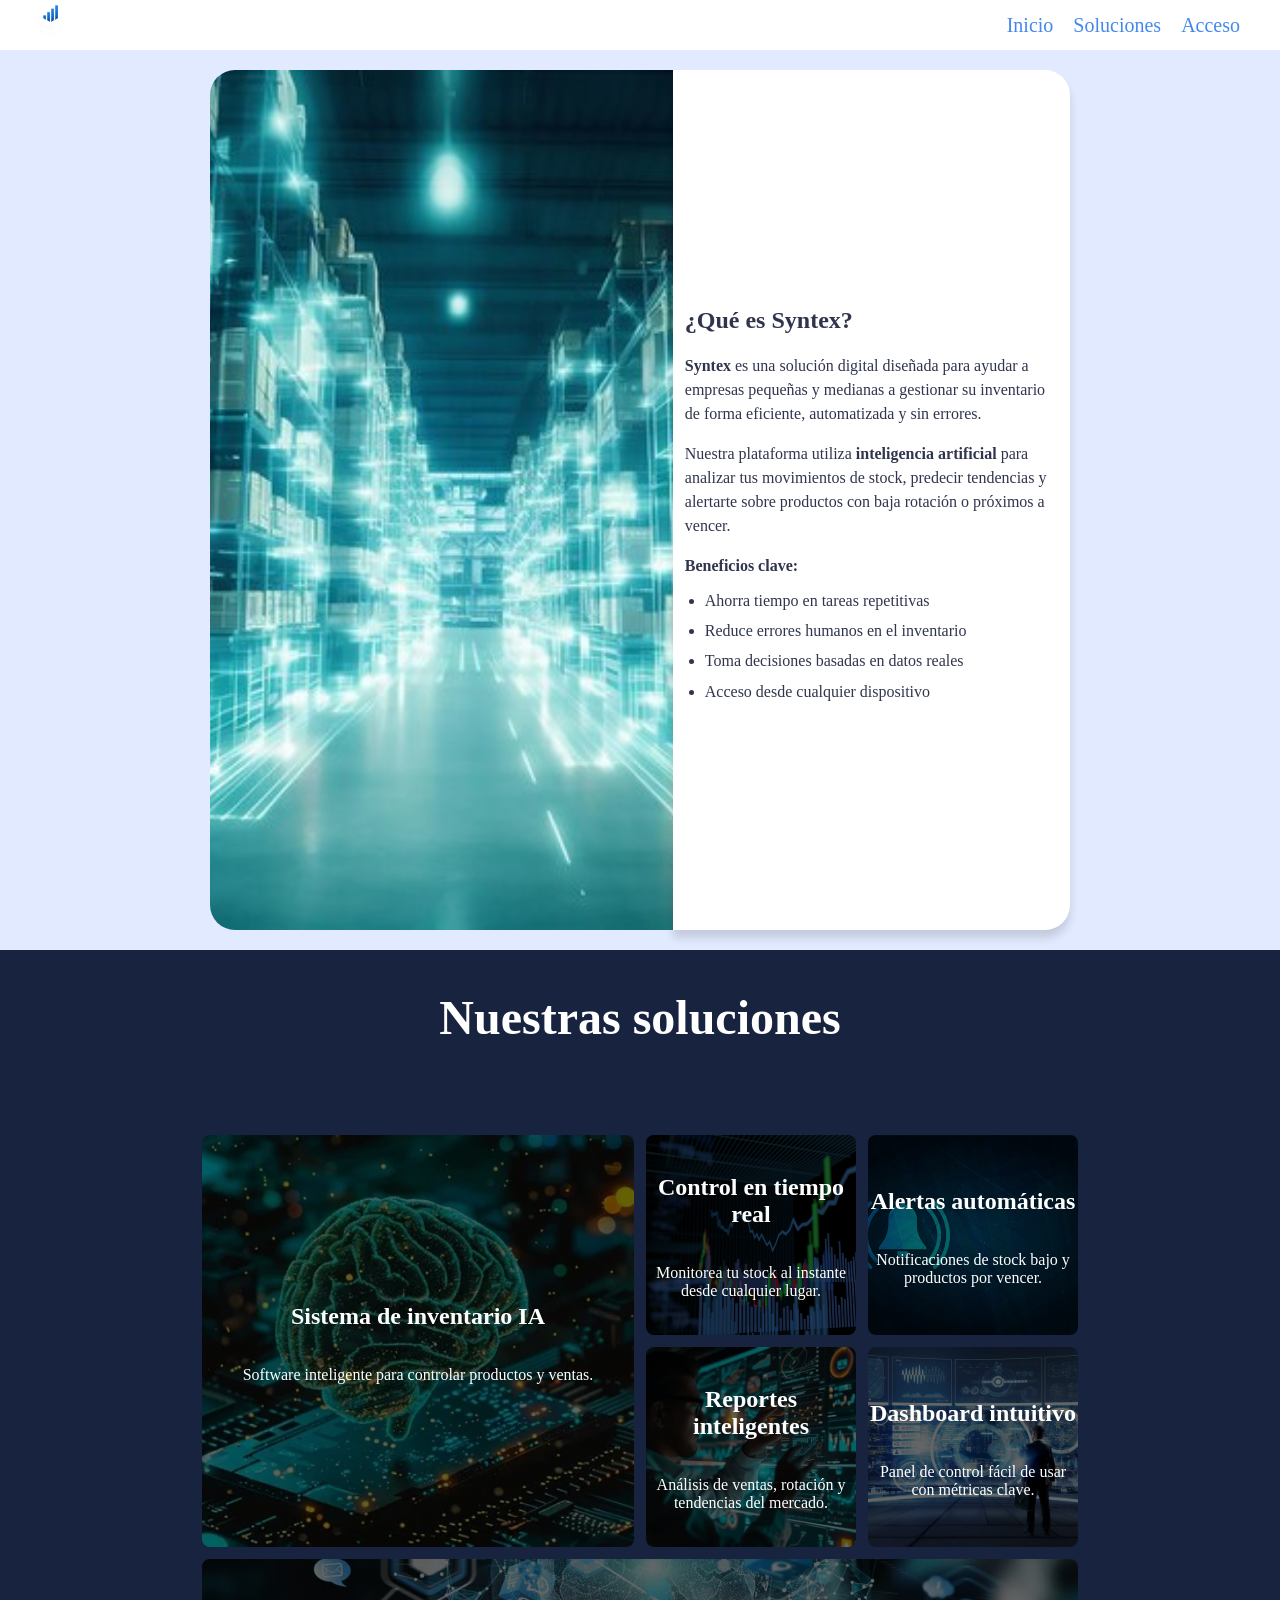
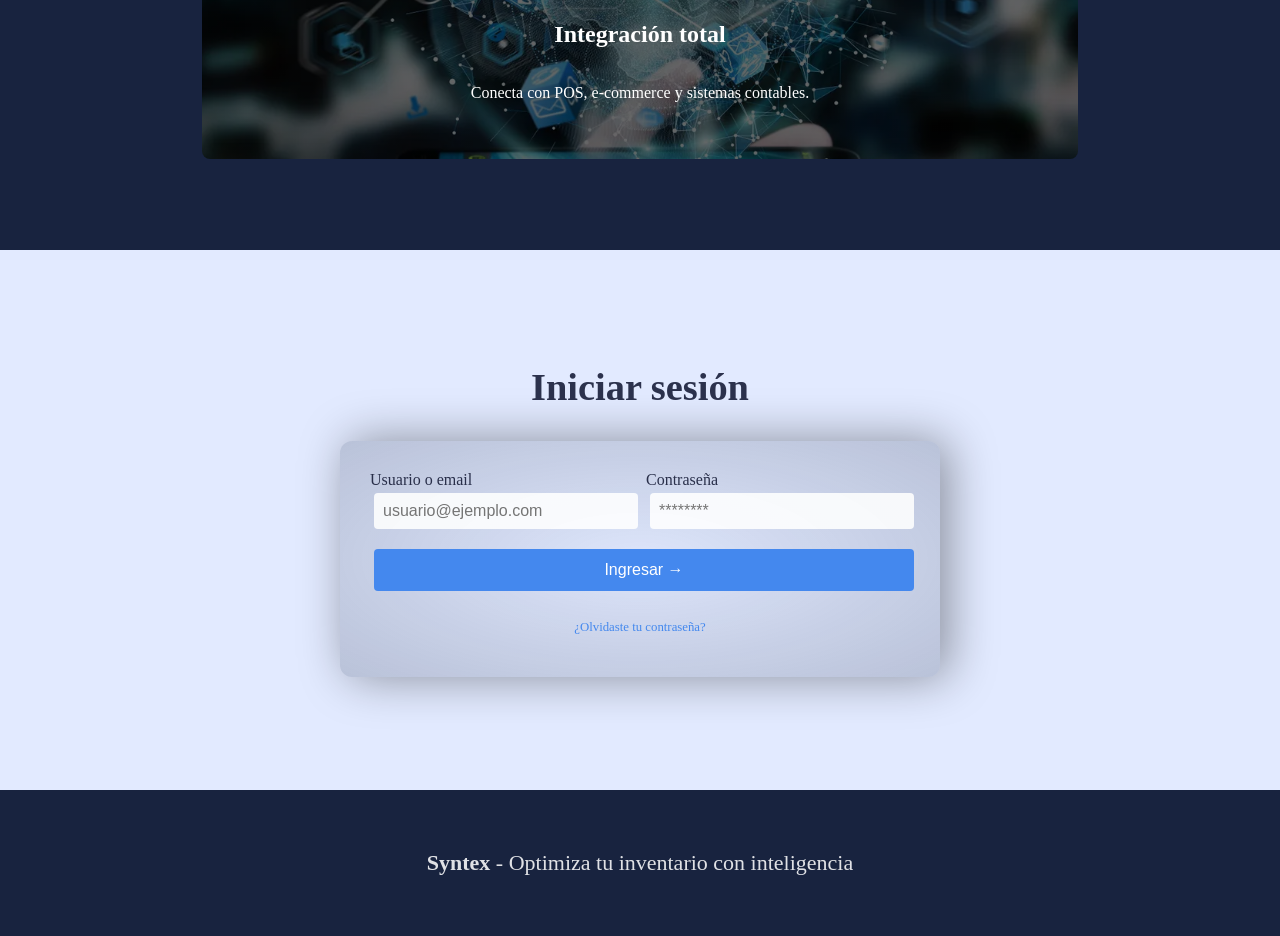
<file: index.html>
<!DOCTYPE html>
<html lang="es">
<head>
    <meta charset="UTF-8">
    <meta name="viewport" content="width=device-width, initial-scale=1.0">
    <title>Syntex | Acceso al sistema</title>
    <link rel="stylesheet" href="styles.css">
</head>
<body>
    <header class="header">
        <input type="checkbox" class="header__checkbox" id="open-menu">
        <label for="open-menu" class="header__open-nav-button" role="button">=</label>
        <div class="header__logo-container">
            <img class="header__logo" src="img/logo-Syntex.png">
        </div>
        <nav class="header__nav">
            <ul class="header__nav-list">
                <li class="header__nav-item"><a href="#profile">Inicio</a></li>
                <li class="header__nav-item"><a href="#portfolio">Soluciones</a></li>
                <li class="header__nav-item"><a href="#login">Acceso</a></li>
            </ul>
        </nav>
    </header>
    <main class="profile" id="profile">
        <div class="profile__wrapper">
            <div class="profile__img-container">
                <img src="img/Inteligencia.jpg" class="profile__img" alt="Syntex IA">
            </div>
            <div class="profile__data-container">
                <div class="profile__data">
                    <div class="profile__description">
                        <h2>¿Qué es Syntex?</h2>
                        <p><strong>Syntex</strong> es una solución digital diseñada para ayudar a empresas pequeñas y medianas a gestionar su inventario de forma eficiente, automatizada y sin errores.</p>

                        <p>Nuestra plataforma utiliza <strong>inteligencia artificial</strong> para analizar tus movimientos de stock, predecir tendencias y alertarte sobre productos con baja rotación o próximos a vencer.</p>

                        <p><strong>Beneficios clave:</strong></p>
                        <ul>
                            <li>Ahorra tiempo en tareas repetitivas</li>
                            <li>Reduce errores humanos en el inventario</li>
                            <li>Toma decisiones basadas en datos reales</li>
                            <li>Acceso desde cualquier dispositivo</li>
                        </ul>
                    </div>
                </div>
            </div>
        </div>
    </main>

    <section class="portfolio" id="portfolio">
    <h2 class="portfolio__title">Nuestras soluciones</h2>
    <div class="portfolio__project-container">
        <div class="portfolio__project">
            <h2 class="portfolio__project-name">Sistema de inventario IA</h2>
            <p>Software inteligente para controlar productos y ventas.</p>
        </div>
        <div class="portfolio__project">
            <h2 class="portfolio__project-name">Control en tiempo real</h2>
            <p>Monitorea tu stock al instante desde cualquier lugar.</p>
        </div>
        <div class="portfolio__project">
            <h2 class="portfolio__project-name">Alertas automáticas</h2>
            <p>Notificaciones de stock bajo y productos por vencer.</p>
        </div>
        <div class="portfolio__project">
            <h2 class="portfolio__project-name">Reportes inteligentes</h2>
            <p>Análisis de ventas, rotación y tendencias del mercado.</p>
        </div>
        <div class="portfolio__project">
            <h2 class="portfolio__project-name">Dashboard intuitivo</h2>
            <p>Panel de control fácil de usar con métricas clave.</p>
        </div>
        <div class="portfolio__project">
            <h2 class="portfolio__project-name">Integración total</h2>
            <p>Conecta con POS, e-commerce y sistemas contables.</p>
        </div>
    </div>
</section>

    <!-- SECCIÓN DE LOGIN (antes formulario de contacto) -->
    <section class="form" id="login">
        <h2 class="form__title">Iniciar sesión</h2>
        <form class="form__form" id="loginForm">
            <div class="form__input-container">
                <label>Usuario o email
                    <input type="email" id="email" placeholder="usuario@ejemplo.com" required>
                </label>
            </div>
            <div class="form__input-container">
                <label>Contraseña
                    <input type="password" id="password" placeholder="********" required>
                </label>
            </div>
            <div class="form__input-container">
                <input type="submit" value="Ingresar →">
            </div>
            <div class="form__input-container" style="text-align: center; margin-top: 10px;">
                <a href="#" style="color: #48e; text-decoration: none; font-size: 0.8rem;">¿Olvidaste tu contraseña?</a>
            </div>
        </form>
    </section>

    <footer>
        <strong>Syntex</strong> - Optimiza tu inventario con inteligencia
    </footer>
    <script src="codigo.js"></script>
</body>
</html>
</file>
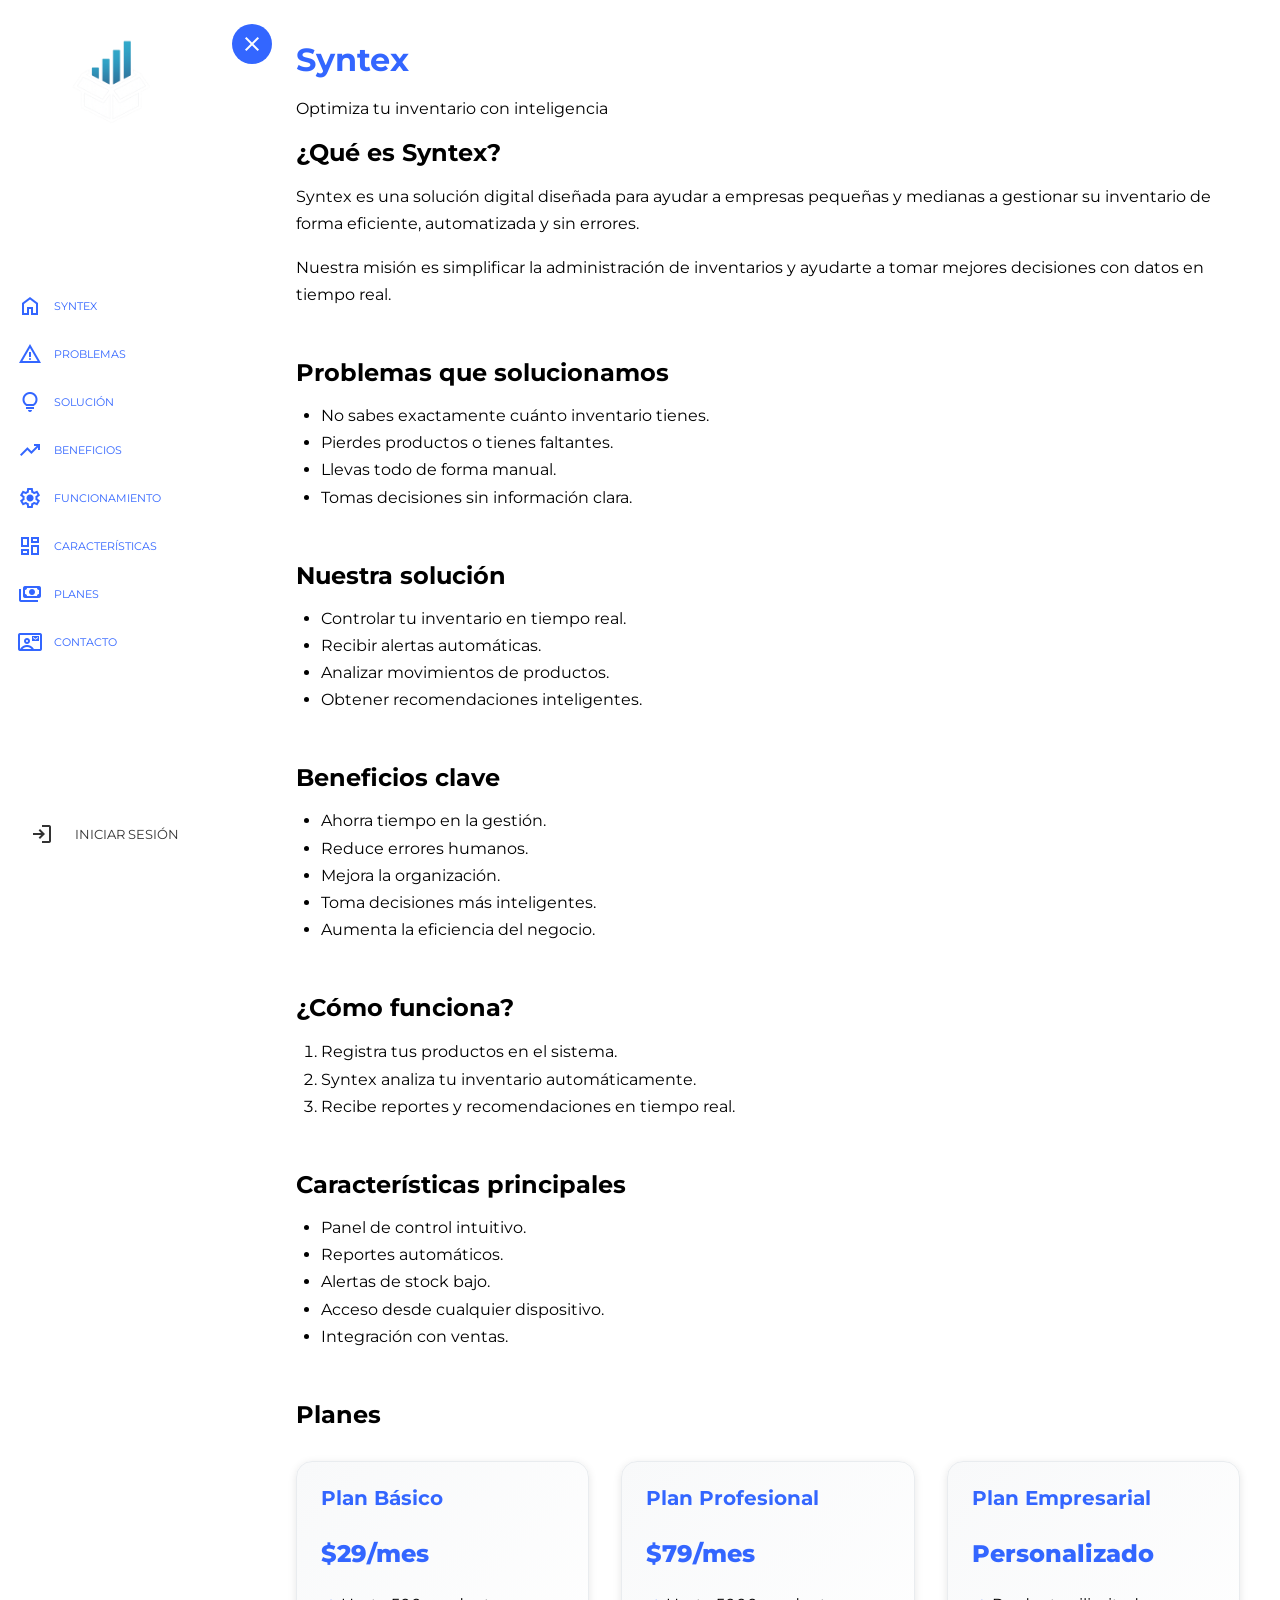
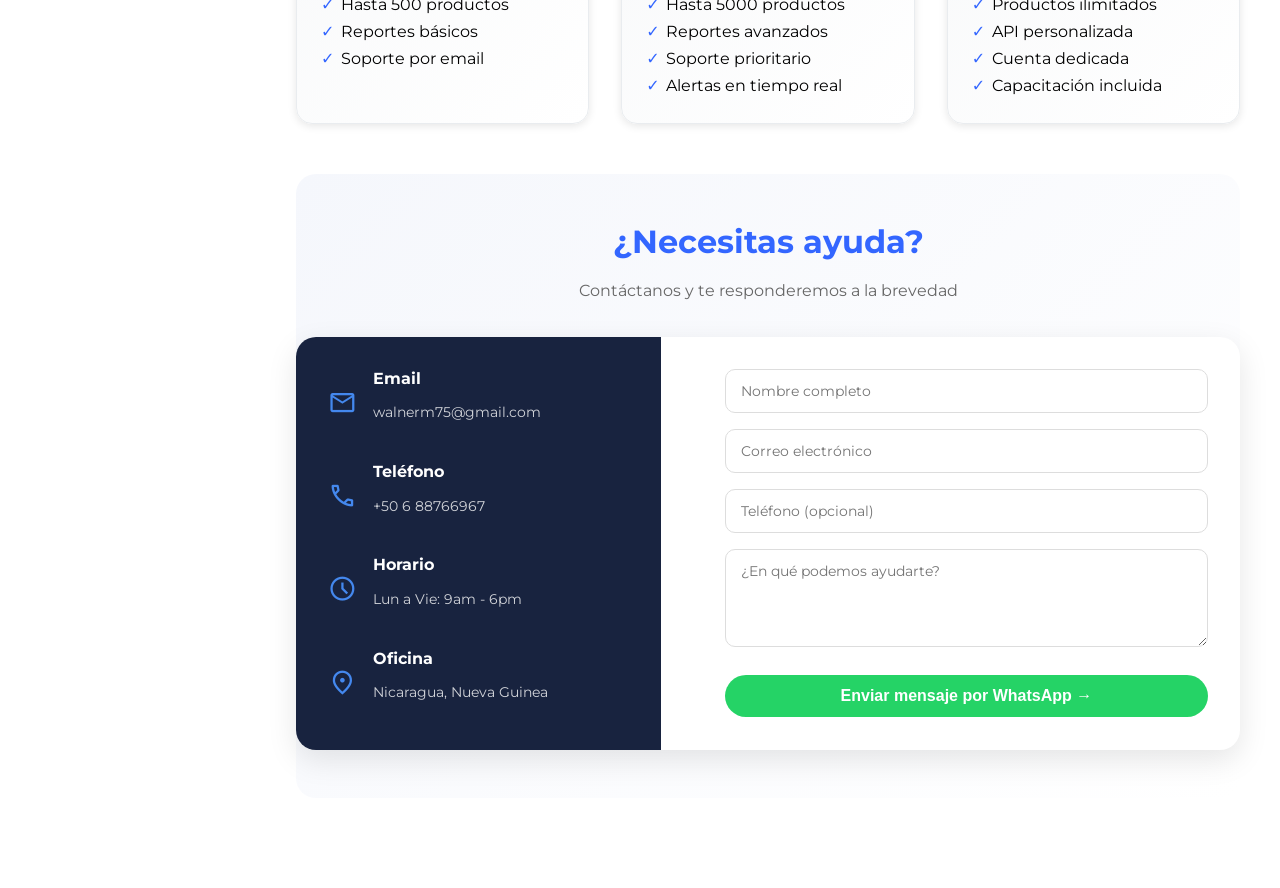
<file: Syntex/index.html>
<!DOCTYPE html>
<html lang="es">
<head>
    <meta charset="UTF-8">
    <meta name="viewport" content="width=device-width, initial-scale=1.0">
    <meta name="description" content="Syntex - Solución inteligente para gestionar inventarios con IA">
    <title>Syntex | Optimiza tu inventario con inteligencia</title>

    <!-- Google Fonts -->
    <link href="https://fonts.googleapis.com/css2?family=Montserrat:wght@400;500;600;700;800&display=swap" rel="stylesheet">
    <link href="https://fonts.googleapis.com/css2?family=Material+Symbols+Outlined&display=swap" rel="stylesheet">

    <!-- CSS Principal -->
    <link rel="stylesheet" href="styles.css">
</head>
<body>

    <!-- SIDEBAR -->
    <aside class="sidebar" id="sidebar">

        <!-- Botón toggle del menú -->
        <div class="sidebar__toggle">
            <input type="checkbox" id="menu-checkbox" aria-label="Abrir o cerrar menú lateral">
            <label for="menu-checkbox" class="material-symbols-outlined menu-icon menu-icon--close" aria-hidden="true">close</label>
            <label for="menu-checkbox" class="material-symbols-outlined menu-icon menu-icon--open" aria-hidden="true">double_arrow</label>
        </div>

        <!-- Logo -->
        <div class="sidebar__logo">
            <img src="img/logo-Syntex.png" alt="Syntex - Volver al inicio" class="sidebar__logo-img">
        </div>

        <!-- Navegación principal -->
        <nav class="sidebar__nav" aria-label="Menú principal">
            <ul class="sidebar__menu">
                <li class="sidebar__item">
                    <span class="material-symbols-outlined" aria-hidden="true">home</span>
                    <a href="#que-es">Syntex</a>
                </li>
                <li class="sidebar__item">
                    <span class="material-symbols-outlined" aria-hidden="true">warning</span>
                    <a href="#problemas">Problemas</a>
                </li>
                <li class="sidebar__item">
                    <span class="material-symbols-outlined" aria-hidden="true">lightbulb</span>
                    <a href="#solucion">Solución</a>
                </li>
                <li class="sidebar__item">
                    <span class="material-symbols-outlined" aria-hidden="true">trending_up</span>
                    <a href="#beneficios">Beneficios</a>
                </li>
                <li class="sidebar__item">
                    <span class="material-symbols-outlined" aria-hidden="true">settings</span>
                    <a href="#funcionamiento">Funcionamiento</a>
                </li>
                <li class="sidebar__item">
                    <span class="material-symbols-outlined" aria-hidden="true">dashboard</span>
                    <a href="#caracteristicas">Características</a>
                </li>
                <li class="sidebar__item">
                    <span class="material-symbols-outlined" aria-hidden="true">payments</span>
                    <a href="#planes">Planes</a>
                </li>
                <li class="sidebar__item">
                    <span class="material-symbols-outlined" aria-hidden="true">contact_mail</span>
                    <a href="#contacto">Contacto</a>
                </li>
            </ul>
        </nav>

        <!-- Perfil de usuario -->
        <!-- Perfil / Login -->
        <div class="sidebar__profile">
            <a href="login.html" class="sidebar__item item--profile" style="text-decoration: none;">
                <span class="material-symbols-outlined" aria-hidden="true">login</span>
                <span class="profile-option">Iniciar sesión</span>
            </a>
        </div>
        </div>
    </aside>

    <!-- CONTENIDO PRINCIPAL -->
    <main class="main-content">
        <h1 class="main-title">Syntex</h1>
        <p class="tagline">Optimiza tu inventario con inteligencia</p>

        <section id="que-es" class="content-section">
            <h2>¿Qué es Syntex?</h2>
            <p>Syntex es una solución digital diseñada para ayudar a empresas pequeñas y medianas a gestionar su inventario de forma eficiente, automatizada y sin errores.</p>
            <p>Nuestra misión es simplificar la administración de inventarios y ayudarte a tomar mejores decisiones con datos en tiempo real.</p>
        </section>

        <section id="problemas" class="content-section">
            <h2>Problemas que solucionamos</h2>
            <ul>
                <li>No sabes exactamente cuánto inventario tienes.</li>
                <li>Pierdes productos o tienes faltantes.</li>
                <li>Llevas todo de forma manual.</li>
                <li>Tomas decisiones sin información clara.</li>
            </ul>
        </section>

        <section id="solucion" class="content-section">
            <h2>Nuestra solución</h2>
            <ul>
                <li>Controlar tu inventario en tiempo real.</li>
                <li>Recibir alertas automáticas.</li>
                <li>Analizar movimientos de productos.</li>
                <li>Obtener recomendaciones inteligentes.</li>
            </ul>
        </section>

        <section id="beneficios" class="content-section">
            <h2>Beneficios clave</h2>
            <ul>
                <li>Ahorra tiempo en la gestión.</li>
                <li>Reduce errores humanos.</li>
                <li>Mejora la organización.</li>
                <li>Toma decisiones más inteligentes.</li>
                <li>Aumenta la eficiencia del negocio.</li>
            </ul>
        </section>

        <section id="funcionamiento" class="content-section">
            <h2>¿Cómo funciona?</h2>
            <ol>
                <li>Registra tus productos en el sistema.</li>
                <li>Syntex analiza tu inventario automáticamente.</li>
                <li>Recibe reportes y recomendaciones en tiempo real.</li>
            </ol>
        </section>

        <section id="caracteristicas" class="content-section">
            <h2>Características principales</h2>
            <ul>
                <li>Panel de control intuitivo.</li>
                <li>Reportes automáticos.</li>
                <li>Alertas de stock bajo.</li>
                <li>Acceso desde cualquier dispositivo.</li>
                <li>Integración con ventas.</li>
            </ul>
        </section>

        <section id="planes" class="content-section">
            <h2>Planes</h2>
            <div class="plans-container">
                <div class="plan-card">
                    <h3>Plan Básico</h3>
                    <p class="plan-price">$29/mes</p>
                    <ul>
                        <li>Hasta 500 productos</li>
                        <li>Reportes básicos</li>
                        <li>Soporte por email</li>
                    </ul>
                </div>
                <div class="plan-card">
                    <h3>Plan Profesional</h3>
                    <p class="plan-price">$79/mes</p>
                    <ul>
                        <li>Hasta 5000 productos</li>
                        <li>Reportes avanzados</li>
                        <li>Soporte prioritario</li>
                        <li>Alertas en tiempo real</li>
                    </ul>
                </div>
                <div class="plan-card">
                    <h3>Plan Empresarial</h3>
                    <p class="plan-price">Personalizado</p>
                    <ul>
                        <li>Productos ilimitados</li>
                        <li>API personalizada</li>
                        <li>Cuenta dedicada</li>
                        <li>Capacitación incluida</li>
                    </ul>
                </div>
            </div>
        </section>

        <!-- SECCIÓN DE CONTACTO CON WHATSAPP (sin botón flotante) -->
        <section id="contacto" class="contact-section">
            <h2 class="contact-section__title">¿Necesitas ayuda?</h2>
            <p class="contact-section__subtitle">Contáctanos y te responderemos a la brevedad</p>

            <div class="contact-section__container">
                <!-- Información de contacto -->
                <div class="contact-info">
                    <div class="contact-info__item">
                        <span class="material-symbols-outlined">mail</span>
                        <div>
                            <h4>Email</h4>
                            <p>walnerm75@gmail.com</p>
                        </div>
                    </div>
                    <div class="contact-info__item">
                        <span class="material-symbols-outlined">phone</span>
                        <div>
                            <h4>Teléfono</h4>
                            <p>+50 6 88766967</p>
                        </div>
                    </div>
                    <div class="contact-info__item">
                        <span class="material-symbols-outlined">schedule</span>
                        <div>
                            <h4>Horario</h4>
                            <p>Lun a Vie: 9am - 6pm</p>
                        </div>
                    </div>
                    <div class="contact-info__item">
                        <span class="material-symbols-outlined">location_on</span>
                        <div>
                            <h4>Oficina</h4>
                            <p>Nicaragua, Nueva Guinea</p>
                        </div>
                    </div>
                </div>

                <!-- Formulario de contacto que envía a WhatsApp -->
                <form class="contact-form" id="whatsappForm">
                    <div class="contact-form__group">
                        <input type="text" id="whatsapp_nombre" placeholder="Nombre completo" required>
                    </div>
                    <div class="contact-form__group">
                        <input type="email" id="whatsapp_email" placeholder="Correo electrónico" required>
                    </div>
                    <div class="contact-form__group">
                        <input type="tel" id="whatsapp_telefono" placeholder="Teléfono (opcional)">
                    </div>
                    <div class="contact-form__group">
                        <textarea id="whatsapp_mensaje" rows="4" placeholder="¿En qué podemos ayudarte?" required></textarea>
                    </div>
                    <button type="submit" class="contact-form__button">Enviar mensaje por WhatsApp →</button>
                </form>
            </div>
        </section>
    </main>

    <!-- JavaScript para el menú colapsable y WhatsApp -->
    <script>
        // Menú colapsable
        (function() {
            const checkbox = document.getElementById('menu-checkbox');
            const sidebar = document.getElementById('sidebar');

            if (checkbox && sidebar) {
                checkbox.addEventListener('change', function() {
                    if (this.checked) {
                        sidebar.classList.add('sidebar--collapsed');
                    } else {
                        sidebar.classList.remove('sidebar--collapsed');
                    }
                });
            }
        })();

        // Formulario que envía a WhatsApp
        const whatsappForm = document.getElementById('whatsappForm');
        if (whatsappForm) {
            whatsappForm.addEventListener('submit', function(e) {
                e.preventDefault();

                const nombre = document.getElementById('whatsapp_nombre').value;
                const email = document.getElementById('whatsapp_email').value;
                const telefono = document.getElementById('whatsapp_telefono').value;
                const mensaje = document.getElementById('whatsapp_mensaje').value;

                // Construir el mensaje para WhatsApp
                let texto = `*Nuevo mensaje desde Syntex*%0A%0A`;
                texto += `*Nombre:* ${nombre}%0A`;
                texto += `*Email:* ${email}%0A`;
                if(telefono) texto += `*Teléfono:* ${telefono}%0A`;
                texto += `*Mensaje:* ${mensaje}`;

                // ⚠️ CAMBIA ESTE NÚMERO POR EL TUYO ⚠️
                window.open(`https://wa.me/81262940?text=${texto}`, '_blank');

                alert('Serás redirigido a WhatsApp para enviar el mensaje');
                this.reset();
            });
        }
    </script>
</body>
</html>
</file>
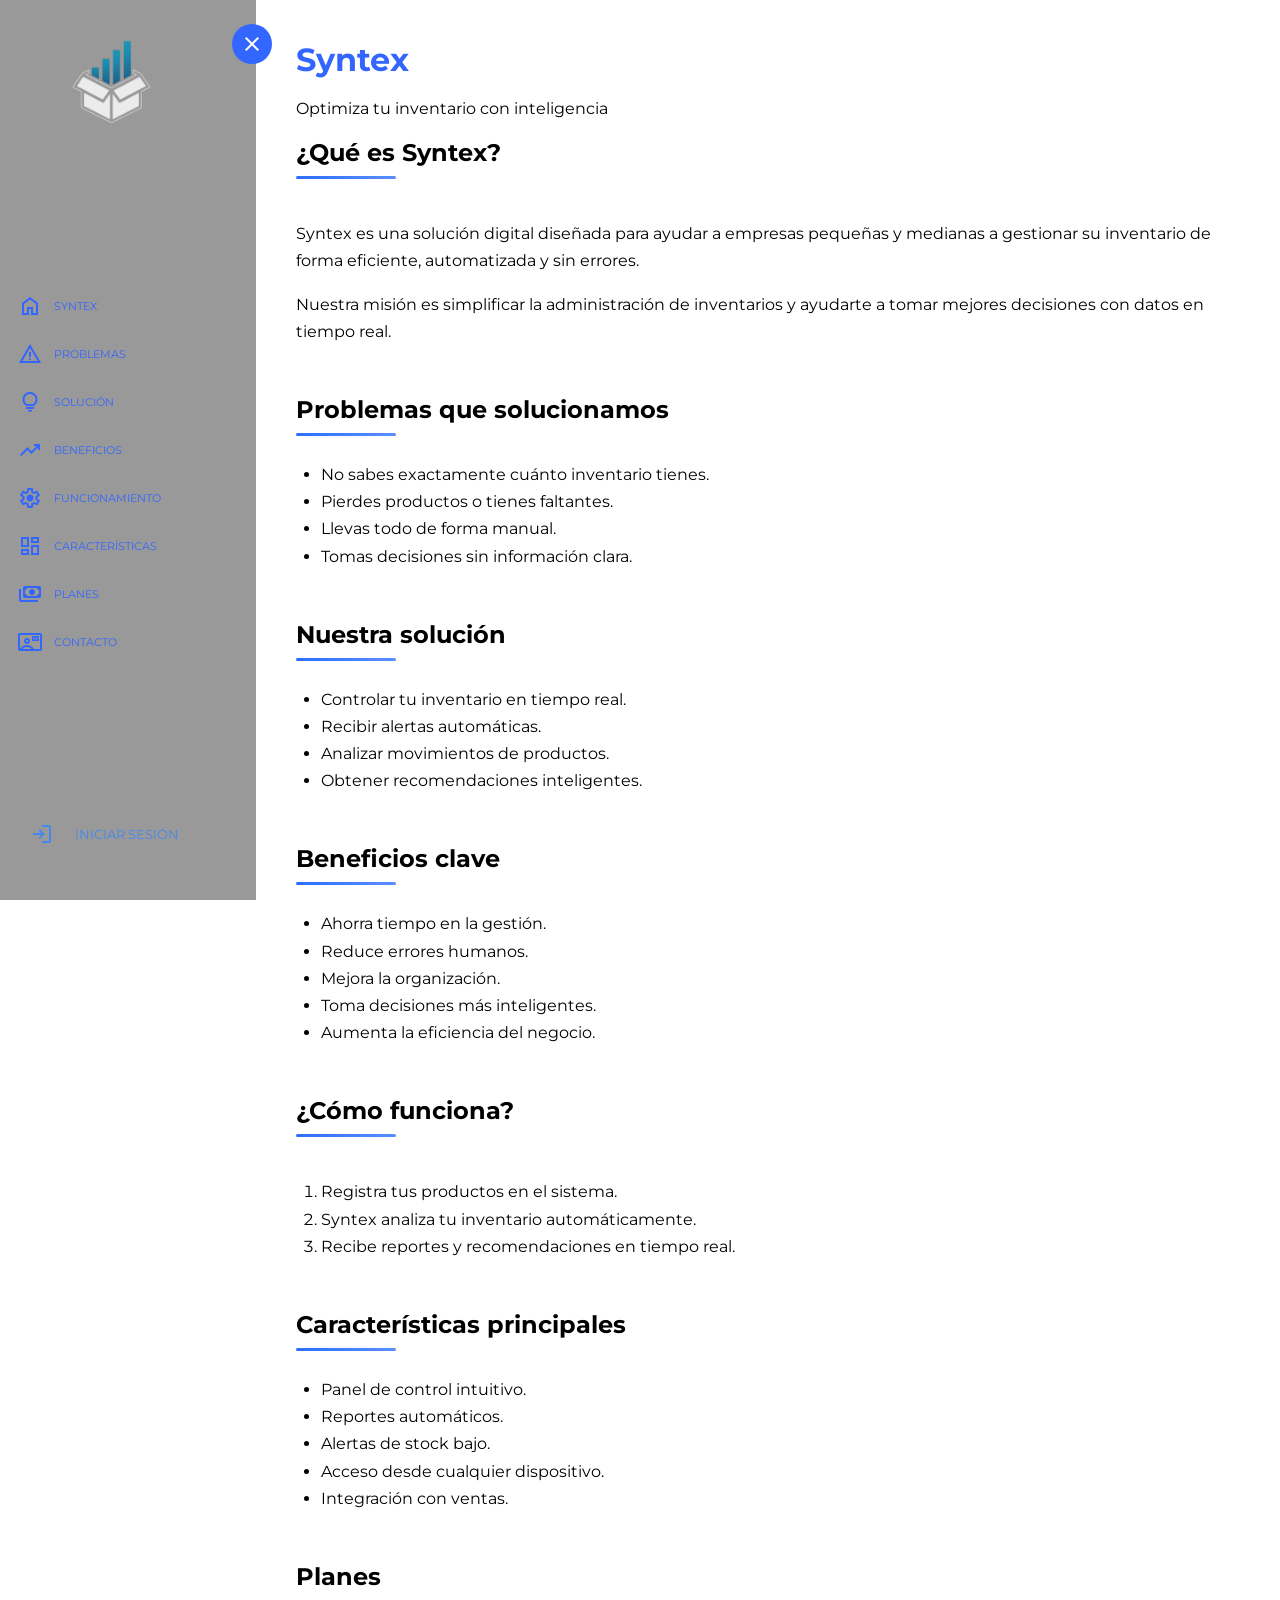
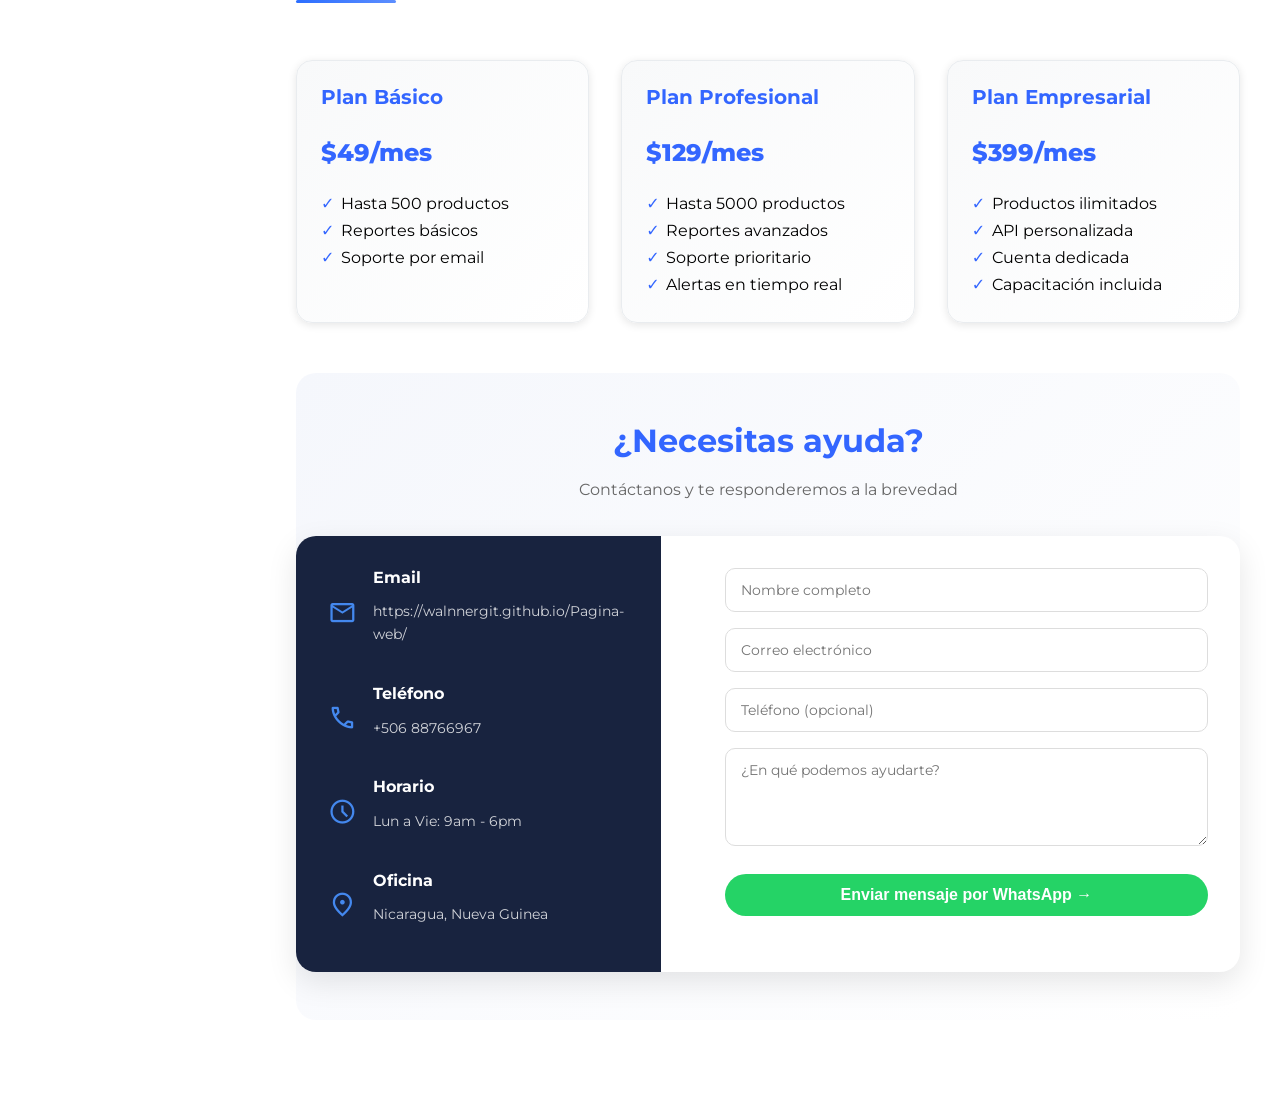
<file: dashboard.html>
<!DOCTYPE html>
<html lang="es">
<head>
    <meta charset="UTF-8">
    <meta name="viewport" content="width=device-width, initial-scale=1.0">
    <meta name="description" content="Syntex - Solución inteligente para gestionar inventarios con IA">
    <title>Syntex | Optimiza tu inventario con inteligencia</title>

    <!-- Google Fonts -->
    <link href="https://fonts.googleapis.com/css2?family=Montserrat:wght@400;500;600;700;800&display=swap" rel="stylesheet">
    <link href="https://fonts.googleapis.com/css2?family=Material+Symbols+Outlined&display=swap" rel="stylesheet">

    <!-- CSS Principal -->
    <link rel="stylesheet" href="dashboard.css">
</head>
<body>

    <!-- SIDEBAR -->
    <aside class="sidebar" id="sidebar">

        <!-- Botón toggle del menú -->
        <div class="sidebar__toggle">
            <input type="checkbox" id="menu-checkbox" aria-label="Abrir o cerrar menú lateral">
            <label for="menu-checkbox" class="material-symbols-outlined menu-icon menu-icon--close" aria-hidden="true">close</label>
            <label for="menu-checkbox" class="material-symbols-outlined menu-icon menu-icon--open" aria-hidden="true">double_arrow</label>
        </div>

        <!-- Logo -->
        <div class="sidebar__logo">
            <img src="img/logo-Syntex.png" alt="Syntex - Volver al inicio" class="sidebar__logo-img">
        </div>

        <!-- Navegación principal -->
        <nav class="sidebar__nav" aria-label="Menú principal">
            <ul class="sidebar__menu">
                <li class="sidebar__item">
                    <span class="material-symbols-outlined" aria-hidden="true">home</span>
                    <a href="#que-es">Syntex</a>
                </li>
                <li class="sidebar__item">
                    <span class="material-symbols-outlined" aria-hidden="true">warning</span>
                    <a href="#problemas">Problemas</a>
                </li>
                <li class="sidebar__item">
                    <span class="material-symbols-outlined" aria-hidden="true">lightbulb</span>
                    <a href="#solucion">Solución</a>
                </li>
                <li class="sidebar__item">
                    <span class="material-symbols-outlined" aria-hidden="true">trending_up</span>
                    <a href="#beneficios">Beneficios</a>
                </li>
                <li class="sidebar__item">
                    <span class="material-symbols-outlined" aria-hidden="true">settings</span>
                    <a href="#funcionamiento">Funcionamiento</a>
                </li>
                <li class="sidebar__item">
                    <span class="material-symbols-outlined" aria-hidden="true">dashboard</span>
                    <a href="#caracteristicas">Características</a>
                </li>
                <li class="sidebar__item">
                    <span class="material-symbols-outlined" aria-hidden="true">payments</span>
                    <a href="#planes">Planes</a>
                </li>
                <li class="sidebar__item">
                    <span class="material-symbols-outlined" aria-hidden="true">contact_mail</span>
                    <a href="#contacto">Contacto</a>
                </li>
            </ul>
        </nav>

        <!-- Perfil de usuario -->
        <div class="sidebar__profile">
            <a href="index.html" class="sidebar__item item--profile" style="text-decoration: none;">
                <span class="material-symbols-outlined" aria-hidden="true">login</span>
                <span class="profile-option">Iniciar sesión</span>
            </a>
        </div>
        </div>
    </aside>

    <!-- CONTENIDO PRINCIPAL -->
    <main class="main-content">
        <h1 class="main-title">Syntex</h1>
        <p class="tagline">Optimiza tu inventario con inteligencia</p>

        <section id="que-es" class="content-section">
            <h2>¿Qué es Syntex?</h2>
            <p>Syntex es una solución digital diseñada para ayudar a empresas pequeñas y medianas a gestionar su inventario de forma eficiente, automatizada y sin errores.</p>
            <p>Nuestra misión es simplificar la administración de inventarios y ayudarte a tomar mejores decisiones con datos en tiempo real.</p>
        </section>

        <section id="problemas" class="content-section">
            <h2>Problemas que solucionamos</h2>
            <ul>
                <li>No sabes exactamente cuánto inventario tienes.</li>
                <li>Pierdes productos o tienes faltantes.</li>
                <li>Llevas todo de forma manual.</li>
                <li>Tomas decisiones sin información clara.</li>
            </ul>
        </section>

        <section id="solucion" class="content-section">
            <h2>Nuestra solución</h2>
            <ul>
                <li>Controlar tu inventario en tiempo real.</li>
                <li>Recibir alertas automáticas.</li>
                <li>Analizar movimientos de productos.</li>
                <li>Obtener recomendaciones inteligentes.</li>
            </ul>
        </section>

        <section id="beneficios" class="content-section">
            <h2>Beneficios clave</h2>
            <ul>
                <li>Ahorra tiempo en la gestión.</li>
                <li>Reduce errores humanos.</li>
                <li>Mejora la organización.</li>
                <li>Toma decisiones más inteligentes.</li>
                <li>Aumenta la eficiencia del negocio.</li>
            </ul>
        </section>

        <section id="funcionamiento" class="content-section">
            <h2>¿Cómo funciona?</h2>
            <ol>
                <li>Registra tus productos en el sistema.</li>
                <li>Syntex analiza tu inventario automáticamente.</li>
                <li>Recibe reportes y recomendaciones en tiempo real.</li>
            </ol>
        </section>

        <section id="caracteristicas" class="content-section">
            <h2>Características principales</h2>
            <ul>
                <li>Panel de control intuitivo.</li>
                <li>Reportes automáticos.</li>
                <li>Alertas de stock bajo.</li>
                <li>Acceso desde cualquier dispositivo.</li>
                <li>Integración con ventas.</li>
            </ul>
        </section>

        <section id="planes" class="content-section">
            <h2>Planes</h2>
            <div class="plans-container">
                <div class="plan-card">
                    <h3>Plan Básico</h3>
                    <p class="plan-price">$49/mes</p>
                    <ul>
                        <li>Hasta 500 productos</li>
                        <li>Reportes básicos</li>
                        <li>Soporte por email</li>
                    </ul>
                </div>
                <div class="plan-card">
                    <h3>Plan Profesional</h3>
                    <p class="plan-price">$129/mes</p>
                    <ul>
                        <li>Hasta 5000 productos</li>
                        <li>Reportes avanzados</li>
                        <li>Soporte prioritario</li>
                        <li>Alertas en tiempo real</li>
                    </ul>
                </div>
                <div class="plan-card">
                    <h3>Plan Empresarial</h3>
                    <p class="plan-price">$399/mes</p>
                    <ul>
                        <li>Productos ilimitados</li>
                        <li>API personalizada</li>
                        <li>Cuenta dedicada</li>
                        <li>Capacitación incluida</li>
                    </ul>
                </div>
            </div>
        </section>

        <!-- SECCIÓN DE CONTACTO CON WHATSAPP -->
        <section id="contacto" class="contact-section">
            <h2 class="contact-section__title">¿Necesitas ayuda?</h2>
            <p class="contact-section__subtitle">Contáctanos y te responderemos a la brevedad</p>

            <div class="contact-section__container">
                <!-- Información de contacto -->
                <div class="contact-info">
                    <div class="contact-info__item">
                        <span class="material-symbols-outlined">mail</span>
                        <div>
                            <h4>Email</h4>
                            <p>https://walnnergit.github.io/Pagina-web/</p>
                        </div>
                    </div>
                    <div class="contact-info__item">
                        <span class="material-symbols-outlined">phone</span>
                        <div>
                            <h4>Teléfono</h4>
                            <p>+506 88766967</p>
                        </div>
                    </div>
                    <div class="contact-info__item">
                        <span class="material-symbols-outlined">schedule</span>
                        <div>
                            <h4>Horario</h4>
                            <p>Lun a Vie: 9am - 6pm</p>
                        </div>
                    </div>
                    <div class="contact-info__item">
                        <span class="material-symbols-outlined">location_on</span>
                        <div>
                            <h4>Oficina</h4>
                            <p>Nicaragua, Nueva Guinea</p>
                        </div>
                    </div>
                </div>

                <!-- Formulario de contacto que envía a WhatsApp -->
                <form class="contact-form" id="whatsappForm">
                    <div class="contact-form__group">
                        <input type="text" id="whatsapp_nombre" placeholder="Nombre completo" required>
                    </div>
                    <div class="contact-form__group">
                        <input type="email" id="whatsapp_email" placeholder="Correo electrónico" required>
                    </div>
                    <div class="contact-form__group">
                        <input type="tel" id="whatsapp_telefono" placeholder="Teléfono (opcional)">
                    </div>
                    <div class="contact-form__group">
                        <textarea id="whatsapp_mensaje" rows="4" placeholder="¿En qué podemos ayudarte?" required></textarea>
                    </div>
                    <button type="submit" class="contact-form__button">Enviar mensaje por WhatsApp →</button>
                </form>
            </div>
        </section>
    </main>
    <script src="dashboard.js"></script>
</body>
</html>
</file>
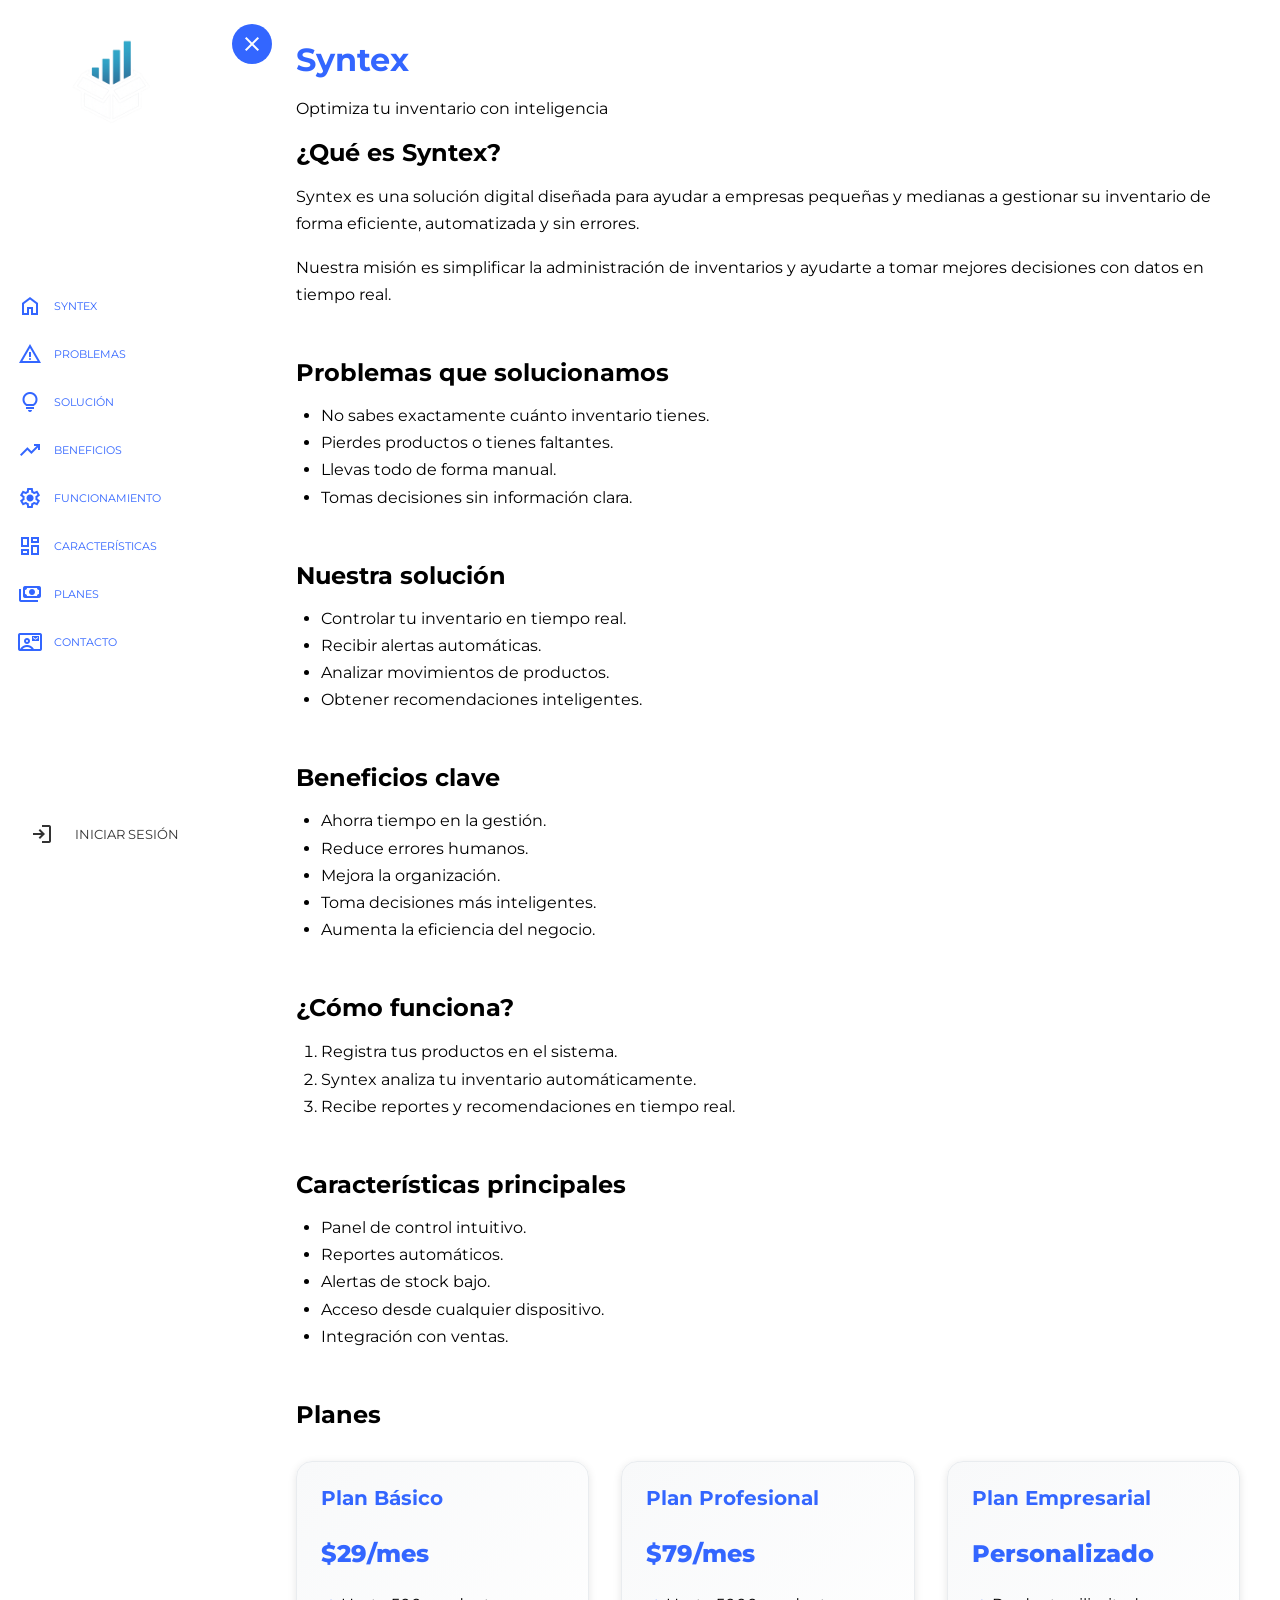
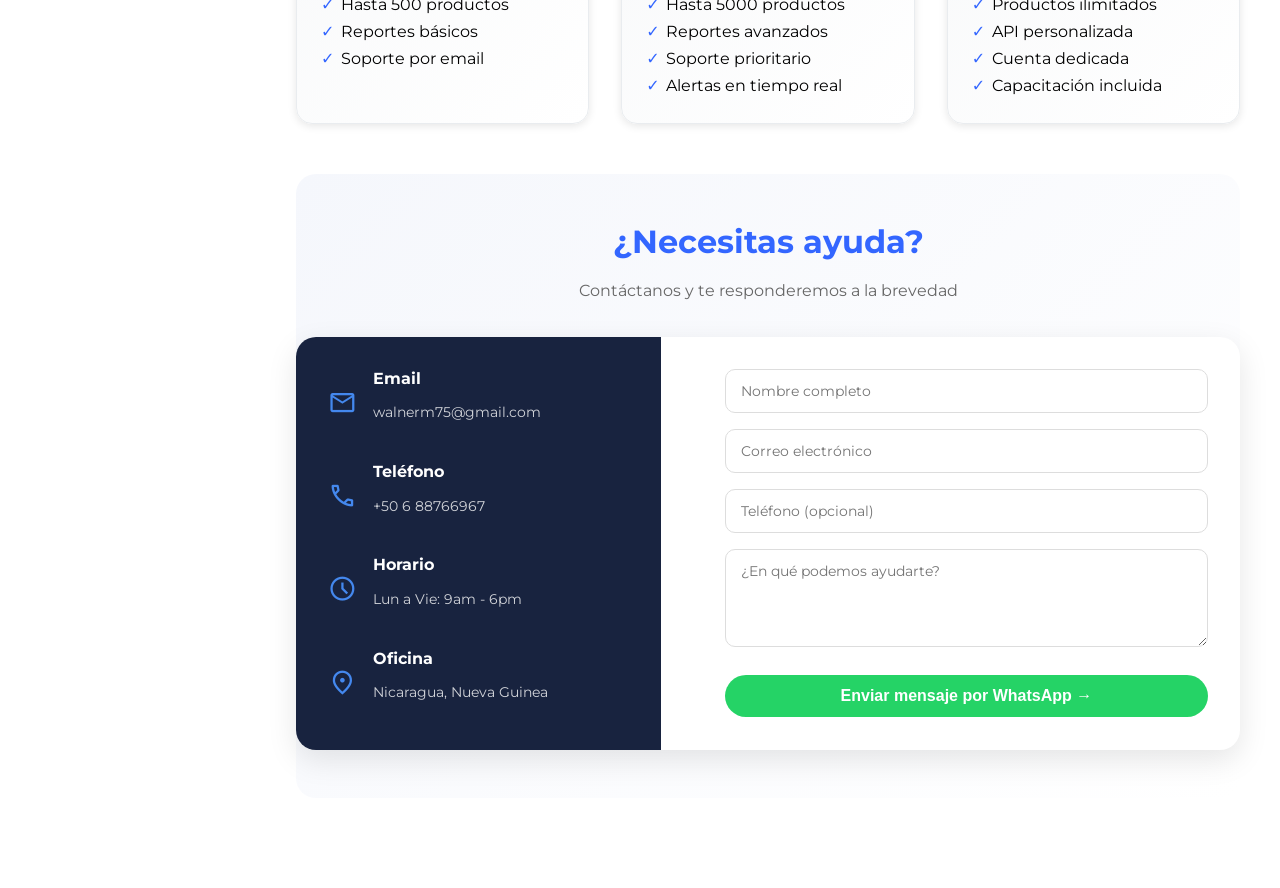
<file: deshboard.html>
<!DOCTYPE html>
<html lang="es">
<head>
    <meta charset="UTF-8">
    <meta name="viewport" content="width=device-width, initial-scale=1.0">
    <meta name="description" content="Syntex - Solución inteligente para gestionar inventarios con IA">
    <title>Syntex | Optimiza tu inventario con inteligencia</title>

    <!-- Google Fonts -->
    <link href="https://fonts.googleapis.com/css2?family=Montserrat:wght@400;500;600;700;800&display=swap" rel="stylesheet">
    <link href="https://fonts.googleapis.com/css2?family=Material+Symbols+Outlined&display=swap" rel="stylesheet">

    <!-- CSS Principal -->
    <link rel="stylesheet" href="deshboard.css">
</head>
<body>

    <!-- SIDEBAR -->
    <aside class="sidebar" id="sidebar">

        <!-- Botón toggle del menú -->
        <div class="sidebar__toggle">
            <input type="checkbox" id="menu-checkbox" aria-label="Abrir o cerrar menú lateral">
            <label for="menu-checkbox" class="material-symbols-outlined menu-icon menu-icon--close" aria-hidden="true">close</label>
            <label for="menu-checkbox" class="material-symbols-outlined menu-icon menu-icon--open" aria-hidden="true">double_arrow</label>
        </div>

        <!-- Logo -->
        <div class="sidebar__logo">
            <img src="img/logo-Syntex.png" alt="Syntex - Volver al inicio" class="sidebar__logo-img">
        </div>

        <!-- Navegación principal -->
        <nav class="sidebar__nav" aria-label="Menú principal">
            <ul class="sidebar__menu">
                <li class="sidebar__item">
                    <span class="material-symbols-outlined" aria-hidden="true">home</span>
                    <a href="#que-es">Syntex</a>
                </li>
                <li class="sidebar__item">
                    <span class="material-symbols-outlined" aria-hidden="true">warning</span>
                    <a href="#problemas">Problemas</a>
                </li>
                <li class="sidebar__item">
                    <span class="material-symbols-outlined" aria-hidden="true">lightbulb</span>
                    <a href="#solucion">Solución</a>
                </li>
                <li class="sidebar__item">
                    <span class="material-symbols-outlined" aria-hidden="true">trending_up</span>
                    <a href="#beneficios">Beneficios</a>
                </li>
                <li class="sidebar__item">
                    <span class="material-symbols-outlined" aria-hidden="true">settings</span>
                    <a href="#funcionamiento">Funcionamiento</a>
                </li>
                <li class="sidebar__item">
                    <span class="material-symbols-outlined" aria-hidden="true">dashboard</span>
                    <a href="#caracteristicas">Características</a>
                </li>
                <li class="sidebar__item">
                    <span class="material-symbols-outlined" aria-hidden="true">payments</span>
                    <a href="#planes">Planes</a>
                </li>
                <li class="sidebar__item">
                    <span class="material-symbols-outlined" aria-hidden="true">contact_mail</span>
                    <a href="#contacto">Contacto</a>
                </li>
            </ul>
        </nav>

        <!-- Perfil de usuario -->
        <!-- Perfil / Login -->
        <div class="sidebar__profile">
            <a href="login.html" class="sidebar__item item--profile" style="text-decoration: none;">
                <span class="material-symbols-outlined" aria-hidden="true">login</span>
                <span class="profile-option">Iniciar sesión</span>
            </a>
        </div>
        </div>
    </aside>

    <!-- CONTENIDO PRINCIPAL -->
    <main class="main-content">
        <h1 class="main-title">Syntex</h1>
        <p class="tagline">Optimiza tu inventario con inteligencia</p>

        <section id="que-es" class="content-section">
            <h2>¿Qué es Syntex?</h2>
            <p>Syntex es una solución digital diseñada para ayudar a empresas pequeñas y medianas a gestionar su inventario de forma eficiente, automatizada y sin errores.</p>
            <p>Nuestra misión es simplificar la administración de inventarios y ayudarte a tomar mejores decisiones con datos en tiempo real.</p>
        </section>

        <section id="problemas" class="content-section">
            <h2>Problemas que solucionamos</h2>
            <ul>
                <li>No sabes exactamente cuánto inventario tienes.</li>
                <li>Pierdes productos o tienes faltantes.</li>
                <li>Llevas todo de forma manual.</li>
                <li>Tomas decisiones sin información clara.</li>
            </ul>
        </section>

        <section id="solucion" class="content-section">
            <h2>Nuestra solución</h2>
            <ul>
                <li>Controlar tu inventario en tiempo real.</li>
                <li>Recibir alertas automáticas.</li>
                <li>Analizar movimientos de productos.</li>
                <li>Obtener recomendaciones inteligentes.</li>
            </ul>
        </section>

        <section id="beneficios" class="content-section">
            <h2>Beneficios clave</h2>
            <ul>
                <li>Ahorra tiempo en la gestión.</li>
                <li>Reduce errores humanos.</li>
                <li>Mejora la organización.</li>
                <li>Toma decisiones más inteligentes.</li>
                <li>Aumenta la eficiencia del negocio.</li>
            </ul>
        </section>

        <section id="funcionamiento" class="content-section">
            <h2>¿Cómo funciona?</h2>
            <ol>
                <li>Registra tus productos en el sistema.</li>
                <li>Syntex analiza tu inventario automáticamente.</li>
                <li>Recibe reportes y recomendaciones en tiempo real.</li>
            </ol>
        </section>

        <section id="caracteristicas" class="content-section">
            <h2>Características principales</h2>
            <ul>
                <li>Panel de control intuitivo.</li>
                <li>Reportes automáticos.</li>
                <li>Alertas de stock bajo.</li>
                <li>Acceso desde cualquier dispositivo.</li>
                <li>Integración con ventas.</li>
            </ul>
        </section>

        <section id="planes" class="content-section">
            <h2>Planes</h2>
            <div class="plans-container">
                <div class="plan-card">
                    <h3>Plan Básico</h3>
                    <p class="plan-price">$29/mes</p>
                    <ul>
                        <li>Hasta 500 productos</li>
                        <li>Reportes básicos</li>
                        <li>Soporte por email</li>
                    </ul>
                </div>
                <div class="plan-card">
                    <h3>Plan Profesional</h3>
                    <p class="plan-price">$79/mes</p>
                    <ul>
                        <li>Hasta 5000 productos</li>
                        <li>Reportes avanzados</li>
                        <li>Soporte prioritario</li>
                        <li>Alertas en tiempo real</li>
                    </ul>
                </div>
                <div class="plan-card">
                    <h3>Plan Empresarial</h3>
                    <p class="plan-price">Personalizado</p>
                    <ul>
                        <li>Productos ilimitados</li>
                        <li>API personalizada</li>
                        <li>Cuenta dedicada</li>
                        <li>Capacitación incluida</li>
                    </ul>
                </div>
            </div>
        </section>

        <!-- SECCIÓN DE CONTACTO CON WHATSAPP (sin botón flotante) -->
        <section id="contacto" class="contact-section">
            <h2 class="contact-section__title">¿Necesitas ayuda?</h2>
            <p class="contact-section__subtitle">Contáctanos y te responderemos a la brevedad</p>

            <div class="contact-section__container">
                <!-- Información de contacto -->
                <div class="contact-info">
                    <div class="contact-info__item">
                        <span class="material-symbols-outlined">mail</span>
                        <div>
                            <h4>Email</h4>
                            <p>walnerm75@gmail.com</p>
                        </div>
                    </div>
                    <div class="contact-info__item">
                        <span class="material-symbols-outlined">phone</span>
                        <div>
                            <h4>Teléfono</h4>
                            <p>+50 6 88766967</p>
                        </div>
                    </div>
                    <div class="contact-info__item">
                        <span class="material-symbols-outlined">schedule</span>
                        <div>
                            <h4>Horario</h4>
                            <p>Lun a Vie: 9am - 6pm</p>
                        </div>
                    </div>
                    <div class="contact-info__item">
                        <span class="material-symbols-outlined">location_on</span>
                        <div>
                            <h4>Oficina</h4>
                            <p>Nicaragua, Nueva Guinea</p>
                        </div>
                    </div>
                </div>

                <!-- Formulario de contacto que envía a WhatsApp -->
                <form class="contact-form" id="whatsappForm">
                    <div class="contact-form__group">
                        <input type="text" id="whatsapp_nombre" placeholder="Nombre completo" required>
                    </div>
                    <div class="contact-form__group">
                        <input type="email" id="whatsapp_email" placeholder="Correo electrónico" required>
                    </div>
                    <div class="contact-form__group">
                        <input type="tel" id="whatsapp_telefono" placeholder="Teléfono (opcional)">
                    </div>
                    <div class="contact-form__group">
                        <textarea id="whatsapp_mensaje" rows="4" placeholder="¿En qué podemos ayudarte?" required></textarea>
                    </div>
                    <button type="submit" class="contact-form__button">Enviar mensaje por WhatsApp →</button>
                </form>
            </div>
        </section>
    </main>

    <!-- JavaScript para el menú colapsable y WhatsApp -->
    <script>
        // Menú colapsable
        (function() {
            const checkbox = document.getElementById('menu-checkbox');
            const sidebar = document.getElementById('sidebar');

            if (checkbox && sidebar) {
                checkbox.addEventListener('change', function() {
                    if (this.checked) {
                        sidebar.classList.add('sidebar--collapsed');
                    } else {
                        sidebar.classList.remove('sidebar--collapsed');
                    }
                });
            }
        })();

        // Formulario que envía a WhatsApp
        const whatsappForm = document.getElementById('whatsappForm');
        if (whatsappForm) {
            whatsappForm.addEventListener('submit', function(e) {
                e.preventDefault();

                const nombre = document.getElementById('whatsapp_nombre').value;
                const email = document.getElementById('whatsapp_email').value;
                const telefono = document.getElementById('whatsapp_telefono').value;
                const mensaje = document.getElementById('whatsapp_mensaje').value;

                // Construir el mensaje para WhatsApp
                let texto = `*Nuevo mensaje desde Syntex*%0A%0A`;
                texto += `*Nombre:* ${nombre}%0A`;
                texto += `*Email:* ${email}%0A`;
                if(telefono) texto += `*Teléfono:* ${telefono}%0A`;
                texto += `*Mensaje:* ${mensaje}`;

                // ⚠️ CAMBIA ESTE NÚMERO POR EL TUYO ⚠️
                window.open(`https://wa.me/81262940?text=${texto}`, '_blank');

                alert('Serás redirigido a WhatsApp para enviar el mensaje');
                this.reset();
            });
        }
    </script>
</body>
</html>
</file>
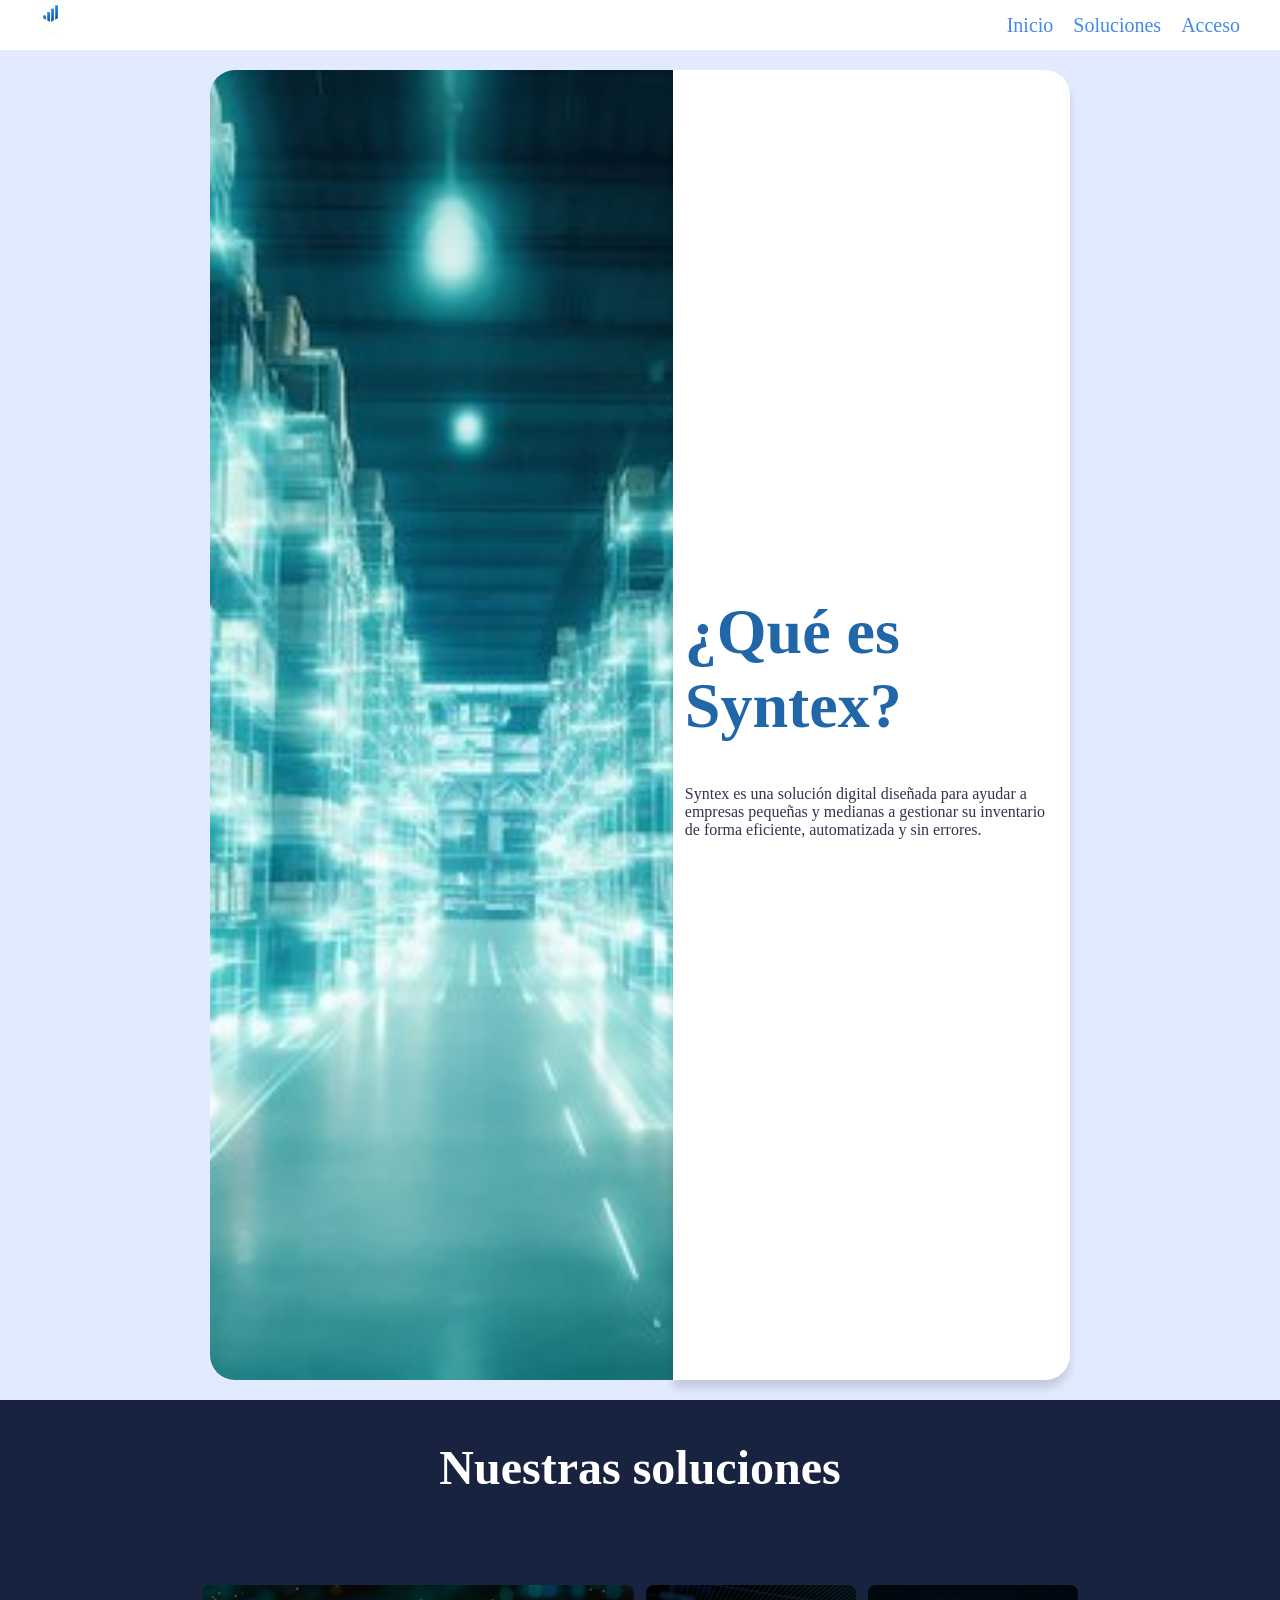
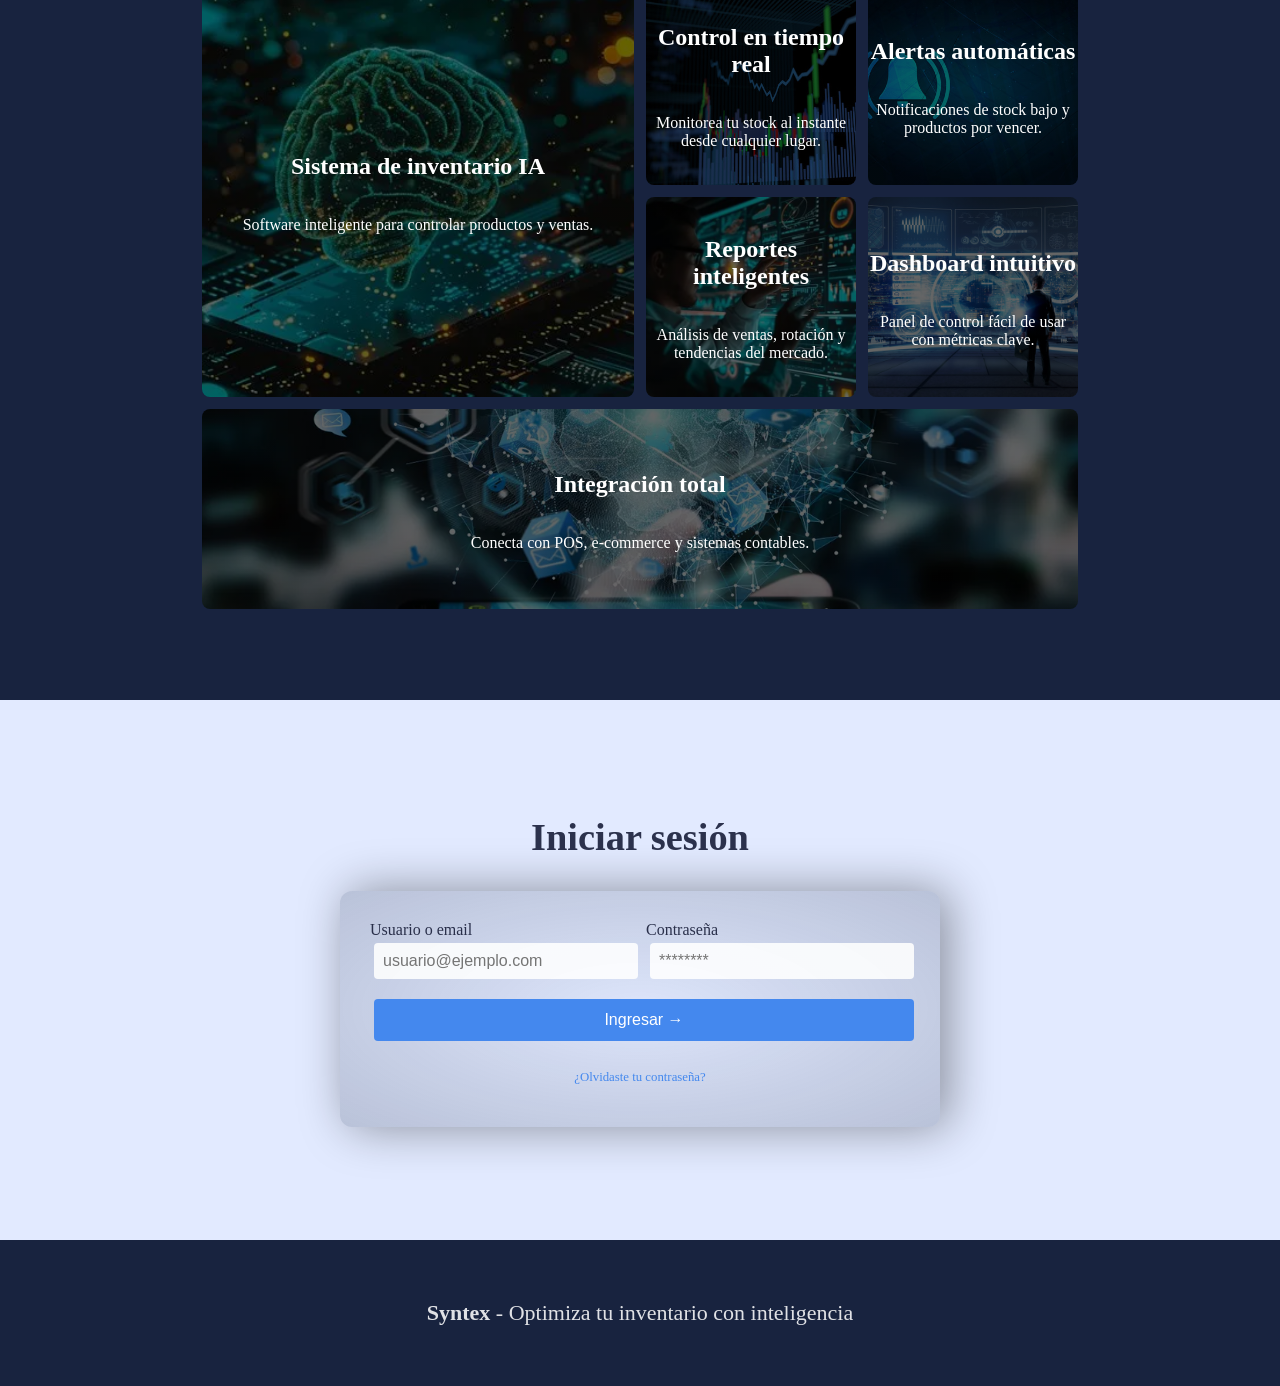
<file: Syntex/login.html>
<!DOCTYPE html>
<html lang="es">
<head>
    <meta charset="UTF-8">
    <meta name="viewport" content="width=device-width, initial-scale=1.0">
    <title>Syntex | Acceso al sistema</title>
    <link rel="stylesheet" href="login.css">
</head>
<body>
    <header class="header">
        <input type="checkbox" class="header__checkbox" id="open-menu">
        <label for="open-menu" class="header__open-nav-button" role="button">=</label>
        <div class="header__logo-container">
            <img class="header__logo" src="img/logo-Syntex.png">
        </div>
        <nav class="header__nav">
            <ul class="header__nav-list">
                <li class="header__nav-item"><a href="#profile">Inicio</a></li>
                <li class="header__nav-item"><a href="#portfolio">Soluciones</a></li>
                <li class="header__nav-item"><a href="#login">Acceso</a></li>
            </ul>
        </nav>
    </header>

    <main class="profile" id="profile">
        <div class="profile__wrapper">
            <div class="profile__img-container">
                <img src="img/Inteligencia.jpg" class="profile__img">
            </div>
            <div class="profile__data-container">
                <div class="profile__data">
                    <div class="profile__description">
                        <h1>¿Qué es Syntex?</h1>
                        <p>
                            Syntex es una solución digital diseñada para ayudar a empresas pequeñas y medianas a gestionar su inventario de forma eficiente, automatizada y sin errores.
                        </p>
                    </div>
                </div>
            </div>
        </div>
    </main>

    <section class="portfolio" id="portfolio">
    <h2 class="portfolio__title">Nuestras soluciones</h2>
    <div class="portfolio__project-container">
        <div class="portfolio__project">
            <h2 class="portfolio__project-name">Sistema de inventario IA</h2>
            <p>Software inteligente para controlar productos y ventas.</p>
        </div>
        <div class="portfolio__project">
            <h2 class="portfolio__project-name">Control en tiempo real</h2>
            <p>Monitorea tu stock al instante desde cualquier lugar.</p>
        </div>
        <div class="portfolio__project">
            <h2 class="portfolio__project-name">Alertas automáticas</h2>
            <p>Notificaciones de stock bajo y productos por vencer.</p>
        </div>
        <div class="portfolio__project">
            <h2 class="portfolio__project-name">Reportes inteligentes</h2>
            <p>Análisis de ventas, rotación y tendencias del mercado.</p>
        </div>
        <div class="portfolio__project">
            <h2 class="portfolio__project-name">Dashboard intuitivo</h2>
            <p>Panel de control fácil de usar con métricas clave.</p>
        </div>
        <div class="portfolio__project">
            <h2 class="portfolio__project-name">Integración total</h2>
            <p>Conecta con POS, e-commerce y sistemas contables.</p>
        </div>
    </div>
</section>

    <!-- SECCIÓN DE LOGIN (antes formulario de contacto) -->
    <section class="form" id="login">
        <h2 class="form__title">Iniciar sesión</h2>
        <form class="form__form" id="loginForm">
            <div class="form__input-container">
                <label>Usuario o email
                    <input type="email" id="email" placeholder="usuario@ejemplo.com" required>
                </label>
            </div>
            <div class="form__input-container">
                <label>Contraseña
                    <input type="password" id="password" placeholder="********" required>
                </label>
            </div>
            <div class="form__input-container">
                <input type="submit" value="Ingresar →">
            </div>
            <div class="form__input-container" style="text-align: center; margin-top: 10px;">
                <a href="#" style="color: #48e; text-decoration: none; font-size: 0.8rem;">¿Olvidaste tu contraseña?</a>
            </div>
        </form>
    </section>

    <footer>
        <strong>Syntex</strong> - Optimiza tu inventario con inteligencia
    </footer>

    <script>
        // REDIRECCIÓN AL HACER LOGIN
        document.getElementById('loginForm').addEventListener('submit', function(e) {
            e.preventDefault();

            // Validación simple (opcional)
            const email = document.getElementById('email').value;
            const password = document.getElementById('password').value;

            if(email && password) {
                // Redirige a la página principal (la del sidebar)
                window.location.href = "index.html";
            } else {
                alert('Por favor ingresa tu usuario y contraseña');
            }
        });
    </script>
</body>
</html>
</file>
<file: styles.css>
* {
    box-sizing: border-box;
    scroll-behavior: smooth;
}

body {
    margin: 0;
    font-family: "Montserrat";
    background-color: #e2eaff;
    color: #101632dd;
}

body, div, ul, nav, header, footer, a, li, label {
    margin: 0;
    padding: 0;
}

/* -------- HEADER SECTION --------*/
.header {
    max-height: 50px;
    background-color: #fff;
    display: flex;
    justify-content: space-between;
    align-items: center;
    position: relative;
    z-index: 10;
    text-align: center;
    font-size: 20px;
    color: #48e;
}

.header__open-nav-button {
    color: #48e;
    font-size: 3rem;
    font-weight: 600;
    position: absolute;
    right: 10px;
}

.header__checkbox {
    display: none;
}

.header__nav {
    display: none;
    background-color: #fff;
    position: absolute;
    height: 100vh;
    width: 100vw;
    top: 0;
    z-index: -1;
}

.header__nav-list {
    display: flex;
    flex-direction: column;
    height: 40vh;
    margin: auto;
    justify-content: space-evenly;
}

.header__checkbox:checked ~ .header__nav {
    display: flex;
}


.header__logo {
    max-width: 100%;
    width: 64px;
    margin: 10px 20px;
}

.header__nav-item {
    list-style: none;
}

.header__nav-item a {
    color: inherit;
    text-decoration: none;
}

.header__nav-item :is(:hover, :active) {
    text-decoration: underline;
}

/* -------- HEADER QUERIES --------*/


@media screen and (min-width: 600px) {
    .header {
        padding: 20px 0;
        animation: header-movement both;
        animation-timeline: scroll();
        position: sticky;
        top: 0;
        animation-range: 10px 100px;
    }

    .header__nav {
        display: block;
        position: static;
        height: auto;
        width: auto;
        justify-content: space-between;
        background-color: initial;
    }

    .header__nav-list {
        flex-direction: row;
        height: auto;
        width: auto;
        gap: 20px;
        margin-right: 40px;
    }

    .header__open-nav-button {
        display: none;
    }
}


/* -------- HEADER ENDS--------*/


/* -------- PROFILE SECTIONS--------*/

.profile {
    container-name: profile;
    container-type: inline-size;
    animation: aparecer 2.4s -.6s both;
}

.profile__wrapper {
    display: flex;
    flex-direction: column;
    justify-content: center;
    background-color: #fff;
    max-width: 900px;
}

.profile__data-container {
    max-width: 600px;
    padding: 12px;
}

.profile__img-container {
    max-height: 600px;
    overflow: hidden;
}

.profile__img {
    width: 100%;
    max-width: 100%;
    height: auto;
}

h1 {
    color: #26a;

}


/* -------- PROFILE QUERIES--------*/

@container profile (min-width:600px){
    .profile__wrapper {
        flex-direction: row;
        padding: 20px;
        background-color: transparent;
        height: 100vh;
        margin: auto;
    }

    .profile__data-container {
        background-color: #fff;
        display: flex;
        align-items: center;
        border-radius: 0px 25px 25px 0px;
        box-shadow: 0px 8px 9px #0002;
    }

h1 {
    margin-top: 0;
    font-size: 4rem;
    text-wrap: balance;
}
    .profile__data {
        max-width: 500px;
}

.profile__img-container {
    max-height: initial;
    border-radius: 25px 0 0 25px ;
}

    .profile__img {
        height: 100%;
        object-fit: cover;
        width: 620px;
    }
}


/* -------- PROFILE ENDS--------*/


/* -------- PORTFOLIO SECTION--------*/

.portfolio {
    background-color: #18233f;
    color: #fff;
    min-height: 100vh;
    display: flex;
    flex-direction: column;
    text-align: center;
    container-name: portfolio;
    container-type: inline-size;
    justify-content: space-evenly;
}

.portfolio__title {
    font-size: 3rem;
    margin-bottom: 0;
}

.portfolio__project-container {
    display: grid;
    grid-template-columns: 1fr;
    max-width: 900px;
    margin: auto;
    width: 100%;
    gap: 12px;
    padding: 12px;
}

.portfolio__project {
        background-position: center;
        background-size: cover;
        display: grid;
        place-content: center;
        border-radius: 8px;
        animation: aparecer both;
        animation-timeline: view();
        animation-range: cover 5% cover 40%;
}

/* Imagen para cada tarjeta */
.portfolio__project:first-child {
    background-image: linear-gradient(#0009, #0009), url("img/tarjeta1.webp");
}

.portfolio__project:nth-child(2) {
    background-image: linear-gradient(#0009, #0009), url("img/tarjeta2.jpg");
}

.portfolio__project:nth-child(3) {
    background-image: linear-gradient(#0009, #0009), url("img/tarjeta3-.jpg");
}

.portfolio__project:nth-child(4) {
    background-image: linear-gradient(#0009, #0009), url("img/tarjeta4.webp");
}

.portfolio__project:nth-child(5) {
    background-image: linear-gradient(#0009, #0009), url("img/tarjeta5.jpg");
}

.portfolio__project:nth-child(6) {
    background-image: linear-gradient(#0009, #0009), url("img/tarjeta6.webp");
}

.portfolio__project:hover {
    opacity: 0.7;
    outline: 2px solid #fff6;
}

/* -------- PORTFOLIO QUERIES --------*/
/* TABLETS Y LAPTOPS */
@container portfolio (min-width: 900px) {

    .portfolio__project-container {
        grid-template-columns: repeat(auto-fit,minmax(330px,1fr));
    }

    .portfolio__project:first-child {
        grid-column: span 2;
    }

    .portfolio__project:nth-child(6) {
        grid-column: span 2;
    }

    .portfolio__project {
    min-height: 100px;
}
}


/* PANTALLAS MÁS GRANDES */
@container portfolio (min-width: 1100px) {

    .portfolio__project-container {
        grid-template-columns: repeat(auto-fit,minmax(180px,1fr));
    }

    .portfolio__project:first-child {
        grid-column: span 2;
        grid-row: span 2;
    }
    .portfolio__project:nth-child(6) {
        grid-column: span 4;
}
    .portfolio__project {
    min-height: 200px;
    }
}

/* -------- PROFILE ENDS--------*/


/* -------- CONTACT SECTION --------*/

.form {
    min-height: 60vh;
    display: flex;
    flex-direction: column;
    justify-content: center;
    align-items: center;
    padding: 30px 0px;
    container-name: form;
    container-type: inline-size;
    animation: aparecer both;
    animation-timeline: view();
    animation-range: cover 10% contain 40%;
}

.form__form {
    padding: 12px;
    max-width: 600px;
    width: 100%;
    display: grid;
    margin-bottom: 30px;
}

.form__input-container :is(input,textarea) {
    width: 100%;
    padding: 9px;
    font-size: 16px;
    margin: 4px;
    border: none;
    box-shadow: 2px 2px 4px #0003;
    background-color: #fffd;
}

.form__input-container textarea {
    resize: none;
    min-height: 120px;
    font-family: inherit;
}

.form__input-container input[type="submit"] {
    padding: 12px;
    background-color: #48e;
    color: #fff;
}


.form__title {
    font-size: 2.4rem;
}

/* -------- CONTACT QUERIES--------*/

@container form (min-width: 56.25rem) {
    .form__form {
        grid-template-columns: 1fr 1fr;
        grid-template-areas:
        "name lastname"
        "email email"
        "message message"
        "button button";
        gap: 12px;
        background-image: radial-gradient(#18233f06, #18233f33);
        padding: 30px;
        border-radius: 12px;
        box-shadow: 8px 0px 48px #0006;
    }

    .form__input-container:first-child {
        grid-area: name;
    }

    .form__input-container:nth-child(2) {
        grid-area: lastname;
    }

    .form__input-container:nth-child(3) {
        grid-area: email;
    }

    .form__input-container:nth-child(4) {
        grid-area: message;
    }

    .form__input-container:nth-child(5) {
        grid-area: button;
    }

    .form__input-container :is(input,textarea) {
        box-shadow: none;
        border-radius: 4px;
    }

}


/* -------- CONTACT ENDS--------*/


/* -------- FOOTER SECTIONS -------*/

footer {
    padding: 60px;
    text-align: center;
    background-color: #18233f;
    color: #fffd;
    font-size: 22px;
}

/* -------- ANIMATIONS -------*/

@keyframes header-movement {
    from {
        padding: 20px 0;
        background-color: #fff;
    }

    to {
        padding: 0;
        background-color: #10163266;
        color: #fff;
    }
}


@keyframes aparecer {
    from {
        opacity: 0;
    }

    to {
        opacity: 1;
    }
}

/* ============================================
ARREGLAR TEXTO QUE SE SALE DE LA IMAGEN
   ============================================ */

.profile__data-container {
    overflow-y: auto;
    max-height: none;
    word-wrap: break-word;
}

.profile__description {
    width: 100%;
}

.profile__description ul {
    padding-left: 20px;
    margin: 10px 0;
}

.profile__description li {
    margin-bottom: 8px;
    line-height: 1.4;
    word-wrap: break-word;
}

.profile__description p {
    margin-bottom: 12px;
    line-height: 1.5;
}

/* Ajustes responsivos */
@media (max-width: 768px) {
    .profile__data-container {
        padding: 15px;
        max-height: 400px;
        overflow-y: auto;
    }

    .profile__description li {
        font-size: 0.85rem;
    }
}
</file>
<file: Syntex/styles.css>
* {
    box-sizing: border-box;
}

html {
    scroll-behavior: smooth;
}

body, div, ul, li, a , h1, h2, h3, h4 {
    margin: 0;
    padding: 0;
}

label, .sidebar__nav {
    user-select: none;
}

body {
    --bg-color: color-mix(in srgb, #26f 70%, #fff);
    --sidebar-color: #fff;
    --dark-color: #36f;
    --text-color: #333;
    background-color: var(--sidebar-color);
    font-family: 'Montserrat', system-ui, sans-serif;
}

/* ============================================
HEADER / NAVEGACIÓN (corregido sin azul)
   ============================================ */

.header {
    max-height: 50px;
    background-color: #fff;
    display: flex;
    justify-content: space-between;
    align-items: center;
    position: relative;
    z-index: 10;
    text-align: center;
    font-size: 20px;
    color: #48e;
}

.header__open-nav-button {
    color: #48e;
    font-size: 3rem;
    font-weight: 600;
    position: absolute;
    right: 10px;
    background: transparent;
    border: none;
    cursor: pointer;
    -webkit-tap-highlight-color: transparent;
}

.header__open-nav-button:focus,
.header__open-nav-button:active {
    outline: none;
    background: transparent;
    color: #48e;
}

.header__checkbox {
    display: none;
}

.header__checkbox:focus,
.header__checkbox:active {
    outline: none;
}

.header__nav {
    display: none;
    background-color: #fff;
    position: absolute;
    height: 100vh;
    width: 100vw;
    top: 0;
    left: 0;
    z-index: 100;
}

.header__checkbox:checked ~ .header__nav {
    display: flex;
    align-items: center;
    justify-content: center;
}

.header__nav-list {
    display: flex;
    flex-direction: column;
    height: 40vh;
    margin: auto;
    justify-content: space-evenly;
    align-items: center;
}

.header__logo {
    max-width: 100%;
    width: 50px;
    margin: 10px 20px;
    object-fit: contain;
}

.header__nav-item {
    list-style: none;
}

.header__nav-item a {
    color: inherit;
    text-decoration: none;
    font-size: 1.2rem;
    transition: all 0.3s ease;
    -webkit-tap-highlight-color: transparent;
}

.header__nav-item a:focus,
.header__nav-item a:active {
    outline: none;
    background: transparent;
    color: #48e;
}

.header__nav-item a:hover {
    text-decoration: underline;
    color: #48e;
}

/* -------- HEADER QUERIES --------*/
@media screen and (min-width: 600px) {
    .header {
        padding: 20px 0;
        position: sticky;
        top: 0;
        max-height: 80px;
    }

    .header__nav {
        display: block;
        position: static;
        height: auto;
        width: auto;
        justify-content: space-between;
        background-color: initial;
    }

    .header__nav-list {
        flex-direction: row;
        height: auto;
        width: auto;
        gap: 20px;
        margin-right: 40px;
    }

    .header__open-nav-button {
        display: none;
    }
}

/* ============================================
SIDEBAR STYLES
   ============================================ */

.sidebar {
    background-color: var(--sidebar-color);
    position: fixed;
    height: 100dvh;
    width: clamp(220px, 20vw, 300px);
    font-size: clamp(1rem, 2.2vw, 1.5rem);
    display: flex;
    flex-direction: column;
    justify-content: space-between;
    padding: 30px 0 30px 6px;
    transition: all 0.3s ease-in-out;
    z-index: 100;
}

.sidebar--collapsed {
    width: 85px;
}

.sidebar__toggle {
    position: absolute;
    top: 1.5rem;
    right: -1rem;
    z-index: 110;
}

#menu-checkbox {
    display: none;
}

.menu-icon {
    background-color: var(--dark-color);
    color: white;
    font-size: 1.5rem;
    border-radius: 50%;
    padding: 0.5rem;
    cursor: pointer;
    transition: all 0.3s ease;
    display: inline-block;
}

.menu-icon--open {
    display: none;
}

#menu-checkbox:checked ~ .menu-icon--close {
    display: none;
}

#menu-checkbox:checked ~ .menu-icon--open {
    display: inline-block;
}

.sidebar--collapsed .sidebar__toggle {
    right: -0.5rem;
}

.sidebar__nav {
    flex: 1;
    display: flex;
}

.sidebar__nav ul {
    display: flex;
    flex-direction: column;
    justify-content: center;
    width: 100%;
}

.sidebar__item {
    list-style: none;
    display: flex;
    align-items: center;
    text-transform: uppercase;
    font-size: .7rem;
    padding-right: 6px;
    color: var(--dark-color);
    border-radius: 36px 0 0 36px;
    position: relative;
    transition: all 0.3s ease;
    white-space: nowrap;
}

.sidebar__item span {
    padding: 12px;
    font-size: 1.5rem;
}

.sidebar__item a {
    color: inherit;
    text-decoration: none;
}

.sidebar__item:hover {
    background-color: var(--bg-color);
    color: var(--sidebar-color);
}

.sidebar--collapsed .sidebar__item a {
    display: none;
}

.sidebar--collapsed .sidebar__item {
    padding: 0.5rem;
    border-radius: 50%;
    justify-content: center;
}

.sidebar--collapsed .sidebar__item:hover {
    border-radius: 50%;
}

/*----- SIDEBAR PICTURE STYLES ----*/

.sidebar__logo {
    margin-left: 1.5rem;
    position: relative;
    z-index: 10;
    transition: all 0.3s ease;
}

.sidebar__logo-img {
    width: clamp(4rem, 75%, 20rem);
    opacity: .82;
    filter: hue-rotate(-22deg);
    transition: all 0.3s ease;
}

.sidebar--collapsed .sidebar__logo {
    margin-left: 0.25rem;
}

.sidebar--collapsed .sidebar__logo-img {
    max-width: 3rem;
}

/*----- SIDEBAR PROFILE MENU STYLES ----*/

.sidebar__profile img {
    border-radius: 50%;
    width: 1.5rem;
}

.item--profile .profile-option {
    font-size: .8rem;
    padding: 0 12px 0 9px;
    color: inherit;
}

.item--profile {
    margin: 12px;
    width: fit-content;
    color: var(--text-color);
}

.item--profile:hover {
    opacity: .7;
}

.sidebar--collapsed .profile-option {
    display: none;
}

/*----- MAIN CONTENT -----*/

.main-content {
    margin-left: clamp(220px, 20vw, 300px);
    padding: 40px;
    min-height: 100vh;
    background-color: #fff;
    transition: all 0.3s ease;
}

.sidebar--collapsed ~ .main-content {
    margin-left: 85px;
}

.main-content h1 {
    color: var(--dark-color);
    margin-bottom: 10px;
}

.main-content h2 {
    margin-bottom: 15px;
}

.main-content section {
    margin-bottom: 50px;
}

.main-content p,
.main-content li {
    line-height: 1.7;
}

.main-content ul,
.main-content ol {
    padding-left: 25px;
}

/*----- PLANES -----*/

.plans-container {
    display: flex;
    flex-wrap: wrap;
    gap: 2rem;
    margin-top: 2rem;
}

.plan-card {
    flex: 1;
    min-width: 200px;
    background: linear-gradient(135deg, #f8f9fa, #ffffff);
    border-radius: 1rem;
    padding: 1.5rem;
    box-shadow: 0 2px 8px rgba(0,0,0,0.1);
    transition: all 0.3s ease;
    border: 1px solid #e9ecef;
}

.plan-card:hover {
    transform: translateY(-5px);
    box-shadow: 0 4px 20px rgba(0,0,0,0.15);
}

.plan-card h3 {
    font-size: 1.25rem;
    font-weight: 700;
    color: var(--dark-color);
    margin-bottom: 0.5rem;
}

.plan-price {
    font-size: 1.5rem;
    font-weight: 800;
    color: var(--dark-color);
    margin-bottom: 1rem;
}

.plan-card ul {
    list-style: none;
    padding-left: 0;
}

.plan-card li {
    padding-left: 1.25rem;
    position: relative;
}

.plan-card li::before {
    content: '✓';
    position: absolute;
    left: 0;
    color: var(--dark-color);
    font-weight: bold;
}

/*----- SECCIÓN DE CONTACTO -----*/

.contact-section {
    padding: 3rem 0;
    background: linear-gradient(135deg, #f5f7fc 0%, #fff 100%);
    border-radius: 20px;
    margin-top: 2rem;
}

.contact-section__title {
    font-size: 2rem;
    text-align: center;
    color: var(--dark-color);
    margin-bottom: 0.5rem;
}

.contact-section__subtitle {
    text-align: center;
    color: #666;
    margin-bottom: 2rem;
}

.contact-section__container {
    max-width: 1000px;
    margin: 0 auto;
    display: grid;
    grid-template-columns: 1fr 1.5fr;
    gap: 2rem;
    background: #fff;
    border-radius: 20px;
    overflow: hidden;
    box-shadow: 0 10px 30px rgba(0,0,0,0.1);
}

.contact-info {
    background: #18233f;
    color: #fff;
    padding: 2rem;
    display: flex;
    flex-direction: column;
    gap: 1.5rem;
}

.contact-info__item {
    display: flex;
    align-items: center;
    gap: 1rem;
}

.contact-info__item .material-symbols-outlined {
    font-size: 1.8rem;
    color: #48e;
}

.contact-info__item h4 {
    margin-bottom: 0.25rem;
    font-size: 1rem;
}

.contact-info__item p {
    opacity: 0.8;
    font-size: 0.85rem;
}

.contact-form {
    padding: 2rem;
    display: flex;
    flex-direction: column;
    gap: 1rem;
}

.contact-form__group input,
.contact-form__group textarea {
    width: 100%;
    padding: 12px 15px;
    border: 1px solid #ddd;
    border-radius: 10px;
    font-family: inherit;
    font-size: 0.9rem;
    transition: all 0.3s ease;
}

.contact-form__group input:focus,
.contact-form__group textarea:focus {
    outline: none;
    border-color: #48e;
    box-shadow: 0 0 0 3px rgba(68, 136, 238, 0.1);
}

.contact-form__button {
    background-color: #25D366;
    color: #fff;
    border: none;
    padding: 12px 24px;
    border-radius: 50px;
    font-size: 1rem;
    font-weight: 600;
    cursor: pointer;
    transition: all 0.3s ease;
    margin-top: 0.5rem;
}

.contact-form__button:hover {
    background-color: #128C7E;
    transform: translateY(-2px);
}

/*----- RESPONSIVE -----*/

@media screen and (max-width: 768px) {
    .main-content {
        margin-left: 90px;
        padding: 20px;
    }

    .contact-section__container {
        grid-template-columns: 1fr;
    }

    .plans-container {
        flex-direction: column;
    }
}

@media (max-width: 480px) {
    .main-content {
        margin-left: 70px;
        padding: 15px;
    }

    .contact-section {
        padding: 2rem 1rem;
    }
}
</file>
<file: dashboard.css>
* {
    box-sizing: border-box;
}

html {
    scroll-behavior: smooth;
}

body, div, ul, li, a , h1, h2, h3, h4 {
    margin: 0;
    padding: 0;
}

label, .sidebar__nav {
    user-select: none;
}

body {
    --bg-color: color-mix(in srgb, #26f 70%, #fff);
    --sidebar-color: #fff;
    --dark-color: #36f;
    --color-blue: #48e;
    background-color: var(--sidebar-color);
    font-family: 'Montserrat', system-ui, sans-serif;
}

/*------ HEADER / NAVEGACIÓN -------*/

.header {
    max-height: 50px;
    background-color: var(--sidebar-color);
    display: flex;
    justify-content: space-between;
    align-items: center;
    position: relative;
    z-index: 10;
    text-align: center;
    font-size: 20px;
    color: var(--color-blue);
}

.header__open-nav-button {
    color:  var(--color-blue);
    font-size: 3rem;
    font-weight: 600;
    position: absolute;
    right: 10px;
    background: transparent;
    border: none;
    cursor: pointer;
    -webkit-tap-highlight-color: transparent;
}

.header__open-nav-button:focus,
.header__open-nav-button:active {
    outline: none;
    background: transparent;
    color:  var(--color-blue);
}

.header__checkbox {
    display: none;
}

.header__checkbox:focus,
.header__checkbox:active {
    outline: none;
}

.header__nav {
    display: none;
    background-color: var(--sidebar-color);
    position: absolute;
    height: 100vh;
    width: 100vw;
    top: 0;
    left: 0;
    z-index: 100;
}

.header__checkbox:checked ~ .header__nav {
    display: flex;
    align-items: center;
    justify-content: center;
}

.header__nav-list {
    display: flex;
    flex-direction: column;
    height: 40vh;
    margin: auto;
    justify-content: space-evenly;
    align-items: center;
}

.header__logo {
    max-width: 100%;
    width: 50px;
    margin: 10px 20px;
    object-fit: contain;
}

.header__nav-item {
    list-style: none;
}

.header__nav-item a {
    color: inherit;
    text-decoration: none;
    font-size: 1.2rem;
    transition: all 0.3s ease;
    -webkit-tap-highlight-color: transparent;
}

.header__nav-item a:focus,
.header__nav-item a:active {
    outline: none;
    background: transparent;
    color:  var(--color-blue);
}

.header__nav-item a:hover {
    text-decoration: underline;
    color:  var(--color-blue);
}

/* -------- HEADER QUERIES --------*/
@media screen and (min-width: 600px) {
    .header {
        padding: 20px 0;
        position: sticky;
        top: 0;
        max-height: 80px;
    }

    .header__nav {
        display: block;
        position: static;
        height: auto;
        width: auto;
        justify-content: space-between;
        background-color: initial;
    }

    .header__nav-list {
        flex-direction: row;
        height: auto;
        width: auto;
        gap: 20px;
        margin-right: 40px;
    }

    .header__open-nav-button {
        display: none;
    }
}

/*------SIDEBAR STYLES-----*/

.sidebar {
    background-color: #999;
    position: fixed;
    height: 100dvh;
    width: clamp(220px, 20vw, 300px);
    font-size: clamp(1rem, 2.2vw, 1.5rem);
    display: flex;
    flex-direction: column;
    justify-content: space-between;
    padding: 30px 0 30px 6px;
    transition: all 0.3s ease-in-out;
    z-index: 100;
}

.sidebar--collapsed {
    width: 85px;
}

.sidebar__toggle {
    position: absolute;
    top: 1.5rem;
    right: -1rem;
    z-index: 110;
}

#menu-checkbox {
    display: none;
}

.menu-icon {
    background-color: var(--dark-color);
    color: var(--sidebar-color);
    font-size: 1.5rem;
    border-radius: 50%;
    padding: 0.5rem;
    cursor: pointer;
    transition: all 0.3s ease;
    display: inline-block;
}

.menu-icon--open {
    display: none;
}

#menu-checkbox:checked ~ .menu-icon--close {
    display: none;
}

#menu-checkbox:checked ~ .menu-icon--open {
    display: inline-block;
}

.sidebar--collapsed .sidebar__toggle {
    right: -0.5rem;
}

.sidebar__nav {
    flex: 1;
    display: flex;
}

.sidebar__nav ul {
    display: flex;
    flex-direction: column;
    justify-content: center;
    width: 100%;
}

.sidebar__item {
    list-style: none;
    display: flex;
    align-items: center;
    text-transform: uppercase;
    font-size: .7rem;
    padding-right: 6px;
    color: var(--dark-color);
    border-radius: 36px 0 0 36px;
    position: relative;
    transition: all 0.3s ease;
    white-space: nowrap;
}

.sidebar__item span {
    padding: 12px;
    font-size: 1.5rem;
}

.sidebar__item a {
    color: inherit;
    text-decoration: none;
}

.sidebar__item:hover {
    background-color: var(--bg-color);
    color: var(--sidebar-color);
}

.sidebar--collapsed .sidebar__item a {
    display: none;
}

.sidebar--collapsed .sidebar__item {
    padding: 0.5rem;
    border-radius: 50%;
    justify-content: center;
}

.sidebar--collapsed .sidebar__item:hover {
    border-radius: 50%;
}

/*----- SIDEBAR PICTURE STYLES ----*/

.sidebar__logo {
    margin-left: 1.5rem;
    position: relative;
    z-index: 10;
    transition: all 0.3s ease;
}

.sidebar__logo-img {
    width: clamp(4rem, 75%, 20rem);
    opacity: .82;
    filter: hue-rotate(-22deg);
    transition: all 0.3s ease;
}

.sidebar--collapsed .sidebar__logo {
    margin-left: 0.25rem;
}

.sidebar--collapsed .sidebar__logo-img {
    max-width: 3rem;
}

/*----- SIDEBAR PROFILE MENU STYLES ----*/

.sidebar__profile img {
    border-radius: 50%;
    width: 1.5rem;
}

.item--profile .profile-option {
    font-size: .8rem;
    padding: 0 12px 0 9px;
    color: inherit;
}

.item--profile {
    margin: 12px;
    width: fit-content;
    color: var(--color-blue);
}

.item--profile:hover {
    opacity: .7;
}

.sidebar--collapsed .profile-option {
    display: none;
}

/*----- MAIN CONTENT -----*/

.main-content {
    margin-left: clamp(220px, 20vw, 300px);
    padding: 40px;
    min-height: 100vh;
    background-color: var(--sidebar-color);
    transition: all 0.3s ease;
}

.sidebar--collapsed ~ .main-content {
    margin-left: 85px;
}

.main-content h1 {
    color: var(--dark-color);
    margin-bottom: 10px;
}

.main-content h2 {
    margin-bottom: 15px;
}

.main-content section {
    margin-bottom: 50px;
}

.main-content p,
.main-content li {
    line-height: 1.7;
}

.main-content ul,
.main-content ol {
    padding-left: 25px;
}

/*----- PLANES -----*/

.plans-container {
    display: flex;
    flex-wrap: wrap;
    gap: 2rem;
    margin-top: 2rem;
}

.plan-card {
    flex: 1;
    min-width: 200px;
    background: linear-gradient(135deg, #f8f9fa, #ffffff);
    border-radius: 1rem;
    padding: 1.5rem;
    box-shadow: 0 2px 8px rgba(0,0,0,0.1);
    transition: all 0.3s ease;
    border: 1px solid #e9ecef;
}

.plan-card:hover {
    transform: translateY(-5px);
    box-shadow: 0 4px 20px rgba(0,0,0,0.15);
}

.plan-card h3 {
    font-size: 1.25rem;
    font-weight: 700;
    color: var(--dark-color);
    margin-bottom: 0.5rem;
}

.plan-price {
    font-size: 1.5rem;
    font-weight: 800;
    color: var(--dark-color);
    margin-bottom: 1rem;
}

.plan-card ul {
    list-style: none;
    padding-left: 0;
}

.plan-card li {
    padding-left: 1.25rem;
    position: relative;
}

.plan-card li::before {
    content: '✓';
    position: absolute;
    left: 0;
    color: var(--dark-color);
    font-weight: bold;
}

/*----- SECCIÓN DE CONTACTO -----*/

.contact-section {
    padding: 3rem 0;
    background: linear-gradient(135deg, #f5f7fc 0%, #fff 100%);
    border-radius: 20px;
    margin-top: 2rem;
}

.contact-section__title {
    font-size: 2rem;
    text-align: center;
    color: var(--dark-color);
    margin-bottom: 0.5rem;
}

.contact-section__subtitle {
    text-align: center;
    color: #666;
    margin-bottom: 2rem;
}

.contact-section__container {
    max-width: 1000px;
    margin: 0 auto;
    display: grid;
    grid-template-columns: 1fr 1.5fr;
    gap: 2rem;
    background: var(--sidebar-color);
    border-radius: 20px;
    overflow: hidden;
    box-shadow: 0 10px 30px rgba(0,0,0,0.1);
}

.contact-info {
    background: #18233f;
    color: var(--sidebar-color);
    padding: 2rem;
    display: flex;
    flex-direction: column;
    gap: 1.5rem;
}

.contact-info__item {
    display: flex;
    align-items: center;
    gap: 1rem;
}

.contact-info__item .material-symbols-outlined {
    font-size: 1.8rem;
    color:  var(--color-blue);
}

.contact-info__item h4 {
    margin-bottom: 0.25rem;
    font-size: 1rem;
}

.contact-info__item p {
    opacity: 0.8;
    font-size: 0.85rem;
}

.contact-form {
    padding: 2rem;
    display: flex;
    flex-direction: column;
    gap: 1rem;
}

.contact-form__group input,
.contact-form__group textarea {
    width: 100%;
    padding: 12px 15px;
    border: 1px solid #ddd;
    border-radius: 10px;
    font-family: inherit;
    font-size: 0.9rem;
    transition: all 0.3s ease;
}

.contact-form__group input:focus,
.contact-form__group textarea:focus {
    outline: none;
    border-color:  var(--color-blue);
    box-shadow: 0 0 0 3px rgba(68, 136, 238, 0.1);
}

.contact-form__button {
    background-color: #25D366;
    color: var(--sidebar-color);
    border: none;
    padding: 12px 24px;
    border-radius: 50px;
    font-size: 1rem;
    font-weight: 600;
    cursor: pointer;
    transition: all 0.3s ease;
    margin-top: 0.5rem;
}

.contact-form__button:hover {
    background-color: #128C7E;
    transform: translateY(-2px);
}

/*----- RESPONSIVE -----*/

@media screen and (max-width: 768px) {
    .main-content {
        margin-left: 90px;
        padding: 20px;
    }

    .contact-section__container {
        grid-template-columns: 1fr;
    }

    .plans-container {
        flex-direction: column;
    }
}

@media (max-width: 480px) {
    .main-content {
        margin-left: 70px;
        padding: 15px;
    }

    .contact-section {
        padding: 2rem 1rem;
    }
}

/*-----LÍNEAS AZULES DEBAJO DE CADA TÍTULO------*/
.content-section h2 {
    position: relative;
    padding-bottom: 12px;
    margin-bottom: 25px;
    display: inline-block;
}

.content-section h2::after {
    content: '';
    position: absolute;
    bottom: 0;
    left: 0;
    width: 100px;
    height: 3px;
    background: linear-gradient(90deg, #2c6eff, #5c8eff);
    border-radius: 3px;
}

.content-section {
    margin-bottom: 40px;
}
</file>
<file: deshboard.css>
* {
    box-sizing: border-box;
}

html {
    scroll-behavior: smooth;
}

body, div, ul, li, a , h1, h2, h3, h4 {
    margin: 0;
    padding: 0;
}

label, .sidebar__nav {
    user-select: none;
}

body {
    --bg-color: color-mix(in srgb, #26f 70%, #fff);
    --sidebar-color: #fff;
    --dark-color: #36f;
    --text-color: #333;
    background-color: var(--sidebar-color);
    font-family: 'Montserrat', system-ui, sans-serif;
}

/* ============================================
HEADER / NAVEGACIÓN (corregido sin azul)
   ============================================ */

.header {
    max-height: 50px;
    background-color: #fff;
    display: flex;
    justify-content: space-between;
    align-items: center;
    position: relative;
    z-index: 10;
    text-align: center;
    font-size: 20px;
    color: #48e;
}

.header__open-nav-button {
    color: #48e;
    font-size: 3rem;
    font-weight: 600;
    position: absolute;
    right: 10px;
    background: transparent;
    border: none;
    cursor: pointer;
    -webkit-tap-highlight-color: transparent;
}

.header__open-nav-button:focus,
.header__open-nav-button:active {
    outline: none;
    background: transparent;
    color: #48e;
}

.header__checkbox {
    display: none;
}

.header__checkbox:focus,
.header__checkbox:active {
    outline: none;
}

.header__nav {
    display: none;
    background-color: #fff;
    position: absolute;
    height: 100vh;
    width: 100vw;
    top: 0;
    left: 0;
    z-index: 100;
}

.header__checkbox:checked ~ .header__nav {
    display: flex;
    align-items: center;
    justify-content: center;
}

.header__nav-list {
    display: flex;
    flex-direction: column;
    height: 40vh;
    margin: auto;
    justify-content: space-evenly;
    align-items: center;
}

.header__logo {
    max-width: 100%;
    width: 50px;
    margin: 10px 20px;
    object-fit: contain;
}

.header__nav-item {
    list-style: none;
}

.header__nav-item a {
    color: inherit;
    text-decoration: none;
    font-size: 1.2rem;
    transition: all 0.3s ease;
    -webkit-tap-highlight-color: transparent;
}

.header__nav-item a:focus,
.header__nav-item a:active {
    outline: none;
    background: transparent;
    color: #48e;
}

.header__nav-item a:hover {
    text-decoration: underline;
    color: #48e;
}

/* -------- HEADER QUERIES --------*/
@media screen and (min-width: 600px) {
    .header {
        padding: 20px 0;
        position: sticky;
        top: 0;
        max-height: 80px;
    }

    .header__nav {
        display: block;
        position: static;
        height: auto;
        width: auto;
        justify-content: space-between;
        background-color: initial;
    }

    .header__nav-list {
        flex-direction: row;
        height: auto;
        width: auto;
        gap: 20px;
        margin-right: 40px;
    }

    .header__open-nav-button {
        display: none;
    }
}

/* ============================================
SIDEBAR STYLES
   ============================================ */

.sidebar {
    background-color: var(--sidebar-color);
    position: fixed;
    height: 100dvh;
    width: clamp(220px, 20vw, 300px);
    font-size: clamp(1rem, 2.2vw, 1.5rem);
    display: flex;
    flex-direction: column;
    justify-content: space-between;
    padding: 30px 0 30px 6px;
    transition: all 0.3s ease-in-out;
    z-index: 100;
}

.sidebar--collapsed {
    width: 85px;
}

.sidebar__toggle {
    position: absolute;
    top: 1.5rem;
    right: -1rem;
    z-index: 110;
}

#menu-checkbox {
    display: none;
}

.menu-icon {
    background-color: var(--dark-color);
    color: white;
    font-size: 1.5rem;
    border-radius: 50%;
    padding: 0.5rem;
    cursor: pointer;
    transition: all 0.3s ease;
    display: inline-block;
}

.menu-icon--open {
    display: none;
}

#menu-checkbox:checked ~ .menu-icon--close {
    display: none;
}

#menu-checkbox:checked ~ .menu-icon--open {
    display: inline-block;
}

.sidebar--collapsed .sidebar__toggle {
    right: -0.5rem;
}

.sidebar__nav {
    flex: 1;
    display: flex;
}

.sidebar__nav ul {
    display: flex;
    flex-direction: column;
    justify-content: center;
    width: 100%;
}

.sidebar__item {
    list-style: none;
    display: flex;
    align-items: center;
    text-transform: uppercase;
    font-size: .7rem;
    padding-right: 6px;
    color: var(--dark-color);
    border-radius: 36px 0 0 36px;
    position: relative;
    transition: all 0.3s ease;
    white-space: nowrap;
}

.sidebar__item span {
    padding: 12px;
    font-size: 1.5rem;
}

.sidebar__item a {
    color: inherit;
    text-decoration: none;
}

.sidebar__item:hover {
    background-color: var(--bg-color);
    color: var(--sidebar-color);
}

.sidebar--collapsed .sidebar__item a {
    display: none;
}

.sidebar--collapsed .sidebar__item {
    padding: 0.5rem;
    border-radius: 50%;
    justify-content: center;
}

.sidebar--collapsed .sidebar__item:hover {
    border-radius: 50%;
}

/*----- SIDEBAR PICTURE STYLES ----*/

.sidebar__logo {
    margin-left: 1.5rem;
    position: relative;
    z-index: 10;
    transition: all 0.3s ease;
}

.sidebar__logo-img {
    width: clamp(4rem, 75%, 20rem);
    opacity: .82;
    filter: hue-rotate(-22deg);
    transition: all 0.3s ease;
}

.sidebar--collapsed .sidebar__logo {
    margin-left: 0.25rem;
}

.sidebar--collapsed .sidebar__logo-img {
    max-width: 3rem;
}

/*----- SIDEBAR PROFILE MENU STYLES ----*/

.sidebar__profile img {
    border-radius: 50%;
    width: 1.5rem;
}

.item--profile .profile-option {
    font-size: .8rem;
    padding: 0 12px 0 9px;
    color: inherit;
}

.item--profile {
    margin: 12px;
    width: fit-content;
    color: var(--text-color);
}

.item--profile:hover {
    opacity: .7;
}

.sidebar--collapsed .profile-option {
    display: none;
}

/*----- MAIN CONTENT -----*/

.main-content {
    margin-left: clamp(220px, 20vw, 300px);
    padding: 40px;
    min-height: 100vh;
    background-color: #fff;
    transition: all 0.3s ease;
}

.sidebar--collapsed ~ .main-content {
    margin-left: 85px;
}

.main-content h1 {
    color: var(--dark-color);
    margin-bottom: 10px;
}

.main-content h2 {
    margin-bottom: 15px;
}

.main-content section {
    margin-bottom: 50px;
}

.main-content p,
.main-content li {
    line-height: 1.7;
}

.main-content ul,
.main-content ol {
    padding-left: 25px;
}

/*----- PLANES -----*/

.plans-container {
    display: flex;
    flex-wrap: wrap;
    gap: 2rem;
    margin-top: 2rem;
}

.plan-card {
    flex: 1;
    min-width: 200px;
    background: linear-gradient(135deg, #f8f9fa, #ffffff);
    border-radius: 1rem;
    padding: 1.5rem;
    box-shadow: 0 2px 8px rgba(0,0,0,0.1);
    transition: all 0.3s ease;
    border: 1px solid #e9ecef;
}

.plan-card:hover {
    transform: translateY(-5px);
    box-shadow: 0 4px 20px rgba(0,0,0,0.15);
}

.plan-card h3 {
    font-size: 1.25rem;
    font-weight: 700;
    color: var(--dark-color);
    margin-bottom: 0.5rem;
}

.plan-price {
    font-size: 1.5rem;
    font-weight: 800;
    color: var(--dark-color);
    margin-bottom: 1rem;
}

.plan-card ul {
    list-style: none;
    padding-left: 0;
}

.plan-card li {
    padding-left: 1.25rem;
    position: relative;
}

.plan-card li::before {
    content: '✓';
    position: absolute;
    left: 0;
    color: var(--dark-color);
    font-weight: bold;
}

/*----- SECCIÓN DE CONTACTO -----*/

.contact-section {
    padding: 3rem 0;
    background: linear-gradient(135deg, #f5f7fc 0%, #fff 100%);
    border-radius: 20px;
    margin-top: 2rem;
}

.contact-section__title {
    font-size: 2rem;
    text-align: center;
    color: var(--dark-color);
    margin-bottom: 0.5rem;
}

.contact-section__subtitle {
    text-align: center;
    color: #666;
    margin-bottom: 2rem;
}

.contact-section__container {
    max-width: 1000px;
    margin: 0 auto;
    display: grid;
    grid-template-columns: 1fr 1.5fr;
    gap: 2rem;
    background: #fff;
    border-radius: 20px;
    overflow: hidden;
    box-shadow: 0 10px 30px rgba(0,0,0,0.1);
}

.contact-info {
    background: #18233f;
    color: #fff;
    padding: 2rem;
    display: flex;
    flex-direction: column;
    gap: 1.5rem;
}

.contact-info__item {
    display: flex;
    align-items: center;
    gap: 1rem;
}

.contact-info__item .material-symbols-outlined {
    font-size: 1.8rem;
    color: #48e;
}

.contact-info__item h4 {
    margin-bottom: 0.25rem;
    font-size: 1rem;
}

.contact-info__item p {
    opacity: 0.8;
    font-size: 0.85rem;
}

.contact-form {
    padding: 2rem;
    display: flex;
    flex-direction: column;
    gap: 1rem;
}

.contact-form__group input,
.contact-form__group textarea {
    width: 100%;
    padding: 12px 15px;
    border: 1px solid #ddd;
    border-radius: 10px;
    font-family: inherit;
    font-size: 0.9rem;
    transition: all 0.3s ease;
}

.contact-form__group input:focus,
.contact-form__group textarea:focus {
    outline: none;
    border-color: #48e;
    box-shadow: 0 0 0 3px rgba(68, 136, 238, 0.1);
}

.contact-form__button {
    background-color: #25D366;
    color: #fff;
    border: none;
    padding: 12px 24px;
    border-radius: 50px;
    font-size: 1rem;
    font-weight: 600;
    cursor: pointer;
    transition: all 0.3s ease;
    margin-top: 0.5rem;
}

.contact-form__button:hover {
    background-color: #128C7E;
    transform: translateY(-2px);
}

/*----- RESPONSIVE -----*/

@media screen and (max-width: 768px) {
    .main-content {
        margin-left: 90px;
        padding: 20px;
    }

    .contact-section__container {
        grid-template-columns: 1fr;
    }

    .plans-container {
        flex-direction: column;
    }
}

@media (max-width: 480px) {
    .main-content {
        margin-left: 70px;
        padding: 15px;
    }

    .contact-section {
        padding: 2rem 1rem;
    }
}
</file>
<file: Syntex/login.css>
* {
    box-sizing: border-box;
    scroll-behavior: smooth;
}

body {
    margin: 0;
    font-family: "Montserrat";
    background-color: #e2eaff;
    color: #101632dd;
}

body, div, ul, nav, header, footer, a, li, label {
    margin: 0;
    padding: 0;
}

/* -------- HEADER SECTION --------*/
.header {
    max-height: 50px;
    background-color: #fff;
    display: flex;
    justify-content: space-between;
    align-items: center;
    position: relative;
    z-index: 10;
    text-align: center;
    font-size: 20px;
    color: #48e;
}

.header__open-nav-button {
    color: #48e;
    font-size: 3rem;
    font-weight: 600;
    position: absolute;
    right: 10px;
}

.header__checkbox {
    display: none;
}

.header__nav {
    display: none;
    background-color: #fff;
    position: absolute;
    height: 100vh;
    width: 100vw;
    top: 0;
    z-index: -1;
}

.header__nav-list {
    display: flex;
    flex-direction: column;
    height: 40vh;
    margin: auto;
    justify-content: space-evenly;
}

.header__checkbox:checked ~ .header__nav {
    display: flex;
}


.header__logo {
    max-width: 100%;
    width: 64px;
    margin: 10px 20px;
}

.header__nav-item {
    list-style: none;
}

.header__nav-item a {
    color: inherit;
    text-decoration: none;
}

.header__nav-item :is(:hover, :active) {
    text-decoration: underline;
}

/* -------- HEADER QUERIES --------*/


@media screen and (min-width: 600px) {
    .header {
        padding: 20px 0;
        animation: header-movement both;
        animation-timeline: scroll();
        position: sticky;
        top: 0;
        animation-range: 10px 100px;
    }

    .header__nav {
        display: block;
        position: static;
        height: auto;
        width: auto;
        justify-content: space-between;
        background-color: initial;
    }

    .header__nav-list {
        flex-direction: row;
        height: auto;
        width: auto;
        gap: 20px;
        margin-right: 40px;
    }

    .header__open-nav-button {
        display: none;
    }
}


/* -------- HEADER ENDS--------*/


/* -------- PROFILE SECTIONS--------*/

.profile {
    container-name: profile;
    container-type: inline-size;
    animation: aparecer 2.4s -.6s both;
}

.profile__wrapper {
    display: flex;
    flex-direction: column;
    justify-content: center;
    background-color: #fff;
    max-width: 900px;
}

.profile__data-container {
    max-width: 600px;
    padding: 12px;
}

.profile__img-container {
    max-height: 600px;
    overflow: hidden;
}

.profile__img {
    width: 100%;
    max-width: 100%;
    height: auto;
}

h1 {
    color: #26a;

}


/* -------- PROFILE QUERIES--------*/

@container profile (min-width:600px){
    .profile__wrapper {
        flex-direction: row;
        padding: 20px;
        background-color: transparent;
        height: 150vh;
        margin: auto;
    }

    .profile__data-container {
        background-color: #fff;
        display: flex;
        align-items: center;
        border-radius: 0px 25px 25px 0px;
        box-shadow: 0px 8px 9px #0002;
    }

h1 {
    margin-top: 0;
    font-size: 4rem;
    text-wrap: balance;
}
    .profile__data {
        max-width: 500px;
}

.profile__img-container {
    max-height: initial;
    border-radius: 25px 0 0 25px ;
}

    .profile__img {
        height: 100%;
        object-fit: cover;
        width: 620px;
    }
}


/* -------- PROFILE ENDS--------*/


/* -------- PORTFOLIO SECTION--------*/

.portfolio {
    background-color: #18233f;
    color: #fff;
    min-height: 100vh;
    display: flex;
    flex-direction: column;
    text-align: center;
    container-name: portfolio;
    container-type: inline-size;
    justify-content: space-evenly;
}

.portfolio__title {
    font-size: 3rem;
    margin-bottom: 0;
}

.portfolio__project-container {
    display: grid;
    grid-template-columns: 1fr;
    max-width: 900px;
    margin: auto;
    width: 100%;
    gap: 12px;
    padding: 12px;
}

.portfolio__project {
        background-position: center;
        background-size: cover;
        display: grid;
        place-content: center;
        border-radius: 8px;
        animation: aparecer both;
        animation-timeline: view();
        animation-range: cover 5% cover 40%;
}

/* Imagen para cada tarjeta */
.portfolio__project:first-child {
    background-image: linear-gradient(#0009, #0009), url("img/tarjeta1.webp");
}

.portfolio__project:nth-child(2) {
    background-image: linear-gradient(#0009, #0009), url("img/tarjeta2.jpg");
}

.portfolio__project:nth-child(3) {
    background-image: linear-gradient(#0009, #0009), url("img/tarjeta3-.jpg");
}

.portfolio__project:nth-child(4) {
    background-image: linear-gradient(#0009, #0009), url("img/tarjeta4.webp");
}

.portfolio__project:nth-child(5) {
    background-image: linear-gradient(#0009, #0009), url("img/tarjeta5.jpg");
}

.portfolio__project:nth-child(6) {
    background-image: linear-gradient(#0009, #0009), url("img/tarjeta6.webp");
}

.portfolio__project:hover {
    opacity: 0.7;
    outline: 2px solid #fff6;
}

/* -------- PORTFOLIO QUERIES --------*/
/* TABLETS Y LAPTOPS */
@container portfolio (min-width: 900px) {

    .portfolio__project-container {
        grid-template-columns: repeat(auto-fit,minmax(330px,1fr));
    }

    .portfolio__project:first-child {
        grid-column: span 2;
    }

    .portfolio__project:nth-child(6) {
        grid-column: span 2;
    }

    .portfolio__project {
    min-height: 100px;
}
}


/* PANTALLAS MÁS GRANDES */
@container portfolio (min-width: 1100px) {

    .portfolio__project-container {
        grid-template-columns: repeat(auto-fit,minmax(180px,1fr));
    }

    .portfolio__project:first-child {
        grid-column: span 2;
        grid-row: span 2;
    }
    .portfolio__project:nth-child(6) {
        grid-column: span 4;
}
    .portfolio__project {
    min-height: 200px;
    }
}

/* -------- PROFILE ENDS--------*/


/* -------- CONTACT SECTION --------*/

.form {
    min-height: 60vh;
    display: flex;
    flex-direction: column;
    justify-content: center;
    align-items: center;
    padding: 30px 0px;
    container-name: form;
    container-type: inline-size;
    animation: aparecer both;
    animation-timeline: view();
    animation-range: cover 10% contain 40%;
}

.form__form {
    padding: 12px;
    max-width: 600px;
    width: 100%;
    display: grid;
    margin-bottom: 30px;
}

.form__input-container :is(input,textarea) {
    width: 100%;
    padding: 9px;
    font-size: 16px;
    margin: 4px;
    border: none;
    box-shadow: 2px 2px 4px #0003;
    background-color: #fffd;
}

.form__input-container textarea {
    resize: none;
    min-height: 120px;
    font-family: inherit;
}

.form__input-container input[type="submit"] {
    padding: 12px;
    background-color: #48e;
    color: #fff;
}


.form__title {
    font-size: 2.4rem;
}

/* -------- CONTACT QUERIES--------*/

@container form (min-width: 56.25rem) {
    .form__form {
        grid-template-columns: 1fr 1fr;
        grid-template-areas:
        "name lastname"
        "email email"
        "message message"
        "button button";
        gap: 12px;
        background-image: radial-gradient(#18233f06, #18233f33);
        padding: 30px;
        border-radius: 12px;
        box-shadow: 8px 0px 48px #0006;
    }

    .form__input-container:first-child {
        grid-area: name;
    }

    .form__input-container:nth-child(2) {
        grid-area: lastname;
    }

    .form__input-container:nth-child(3) {
        grid-area: email;
    }

    .form__input-container:nth-child(4) {
        grid-area: message;
    }

    .form__input-container:nth-child(5) {
        grid-area: button;
    }

    .form__input-container :is(input,textarea) {
        box-shadow: none;
        border-radius: 4px;
    }

}


/* -------- CONTACT ENDS--------*/


/* -------- FOOTER SECTIONS -------*/

footer {
    padding: 60px;
    text-align: center;
    background-color: #18233f;
    color: #fffd;
    font-size: 22px;
}

/* -------- ANIMATIONS -------*/

@keyframes header-movement {
    from {
        padding: 20px 0;
        background-color: #fff;
    }

    to {
        padding: 0;
        background-color: #10163266;
        color: #fff;
    }
}


@keyframes aparecer {
    from {
        opacity: 0;
    }

    to {
        opacity: 1;
    }
}
</file>
